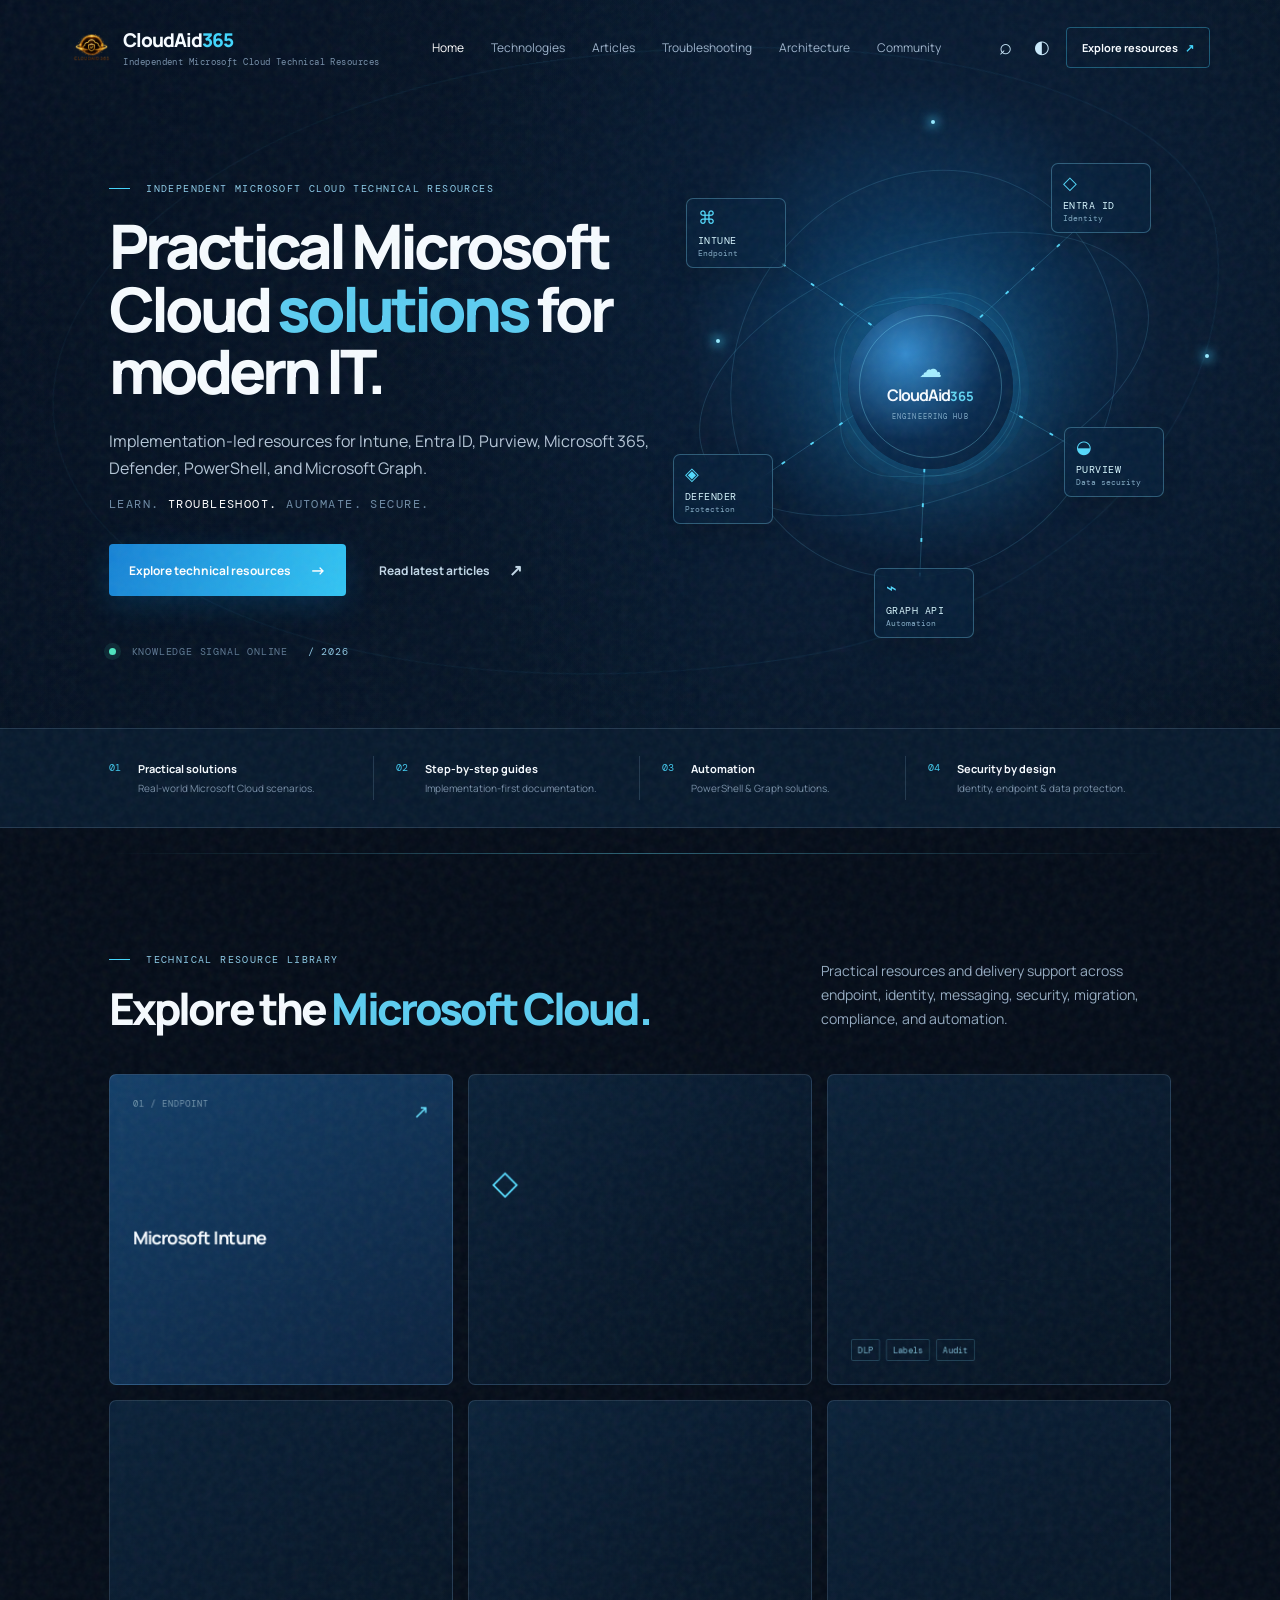
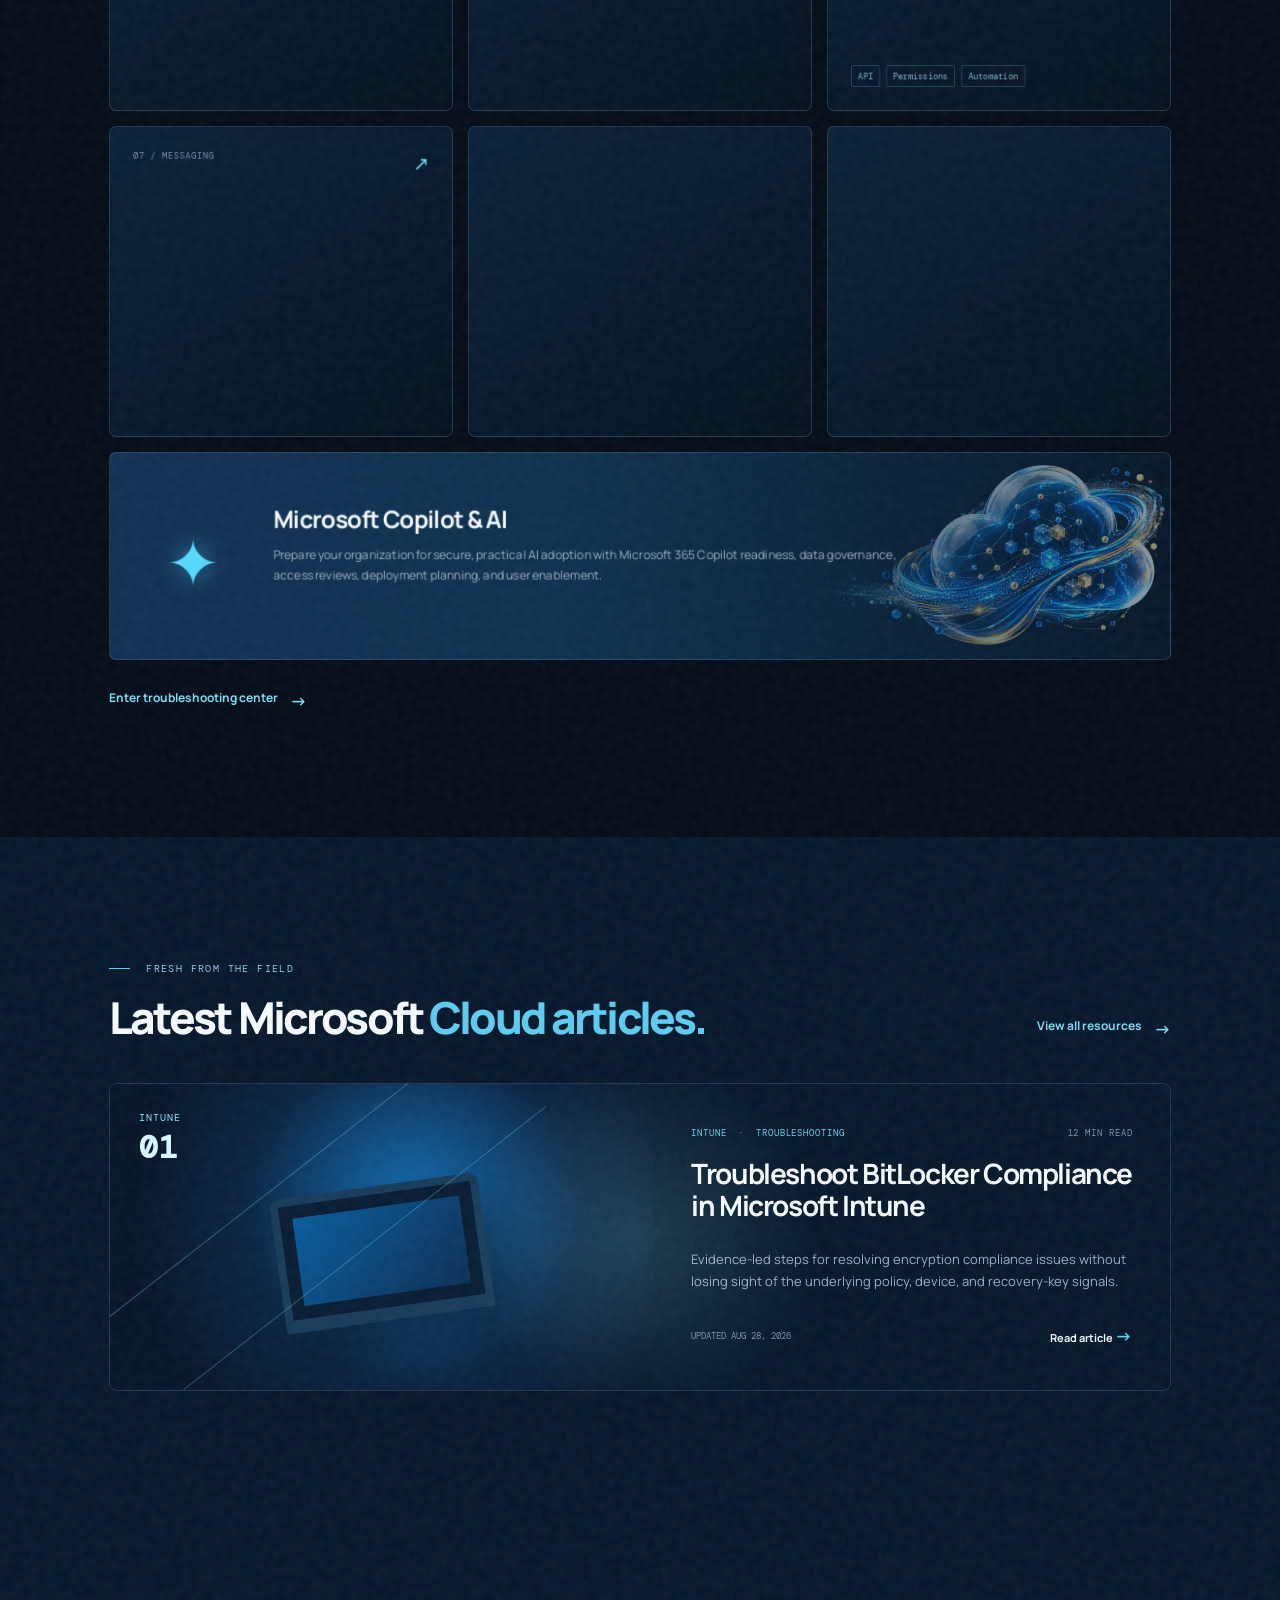
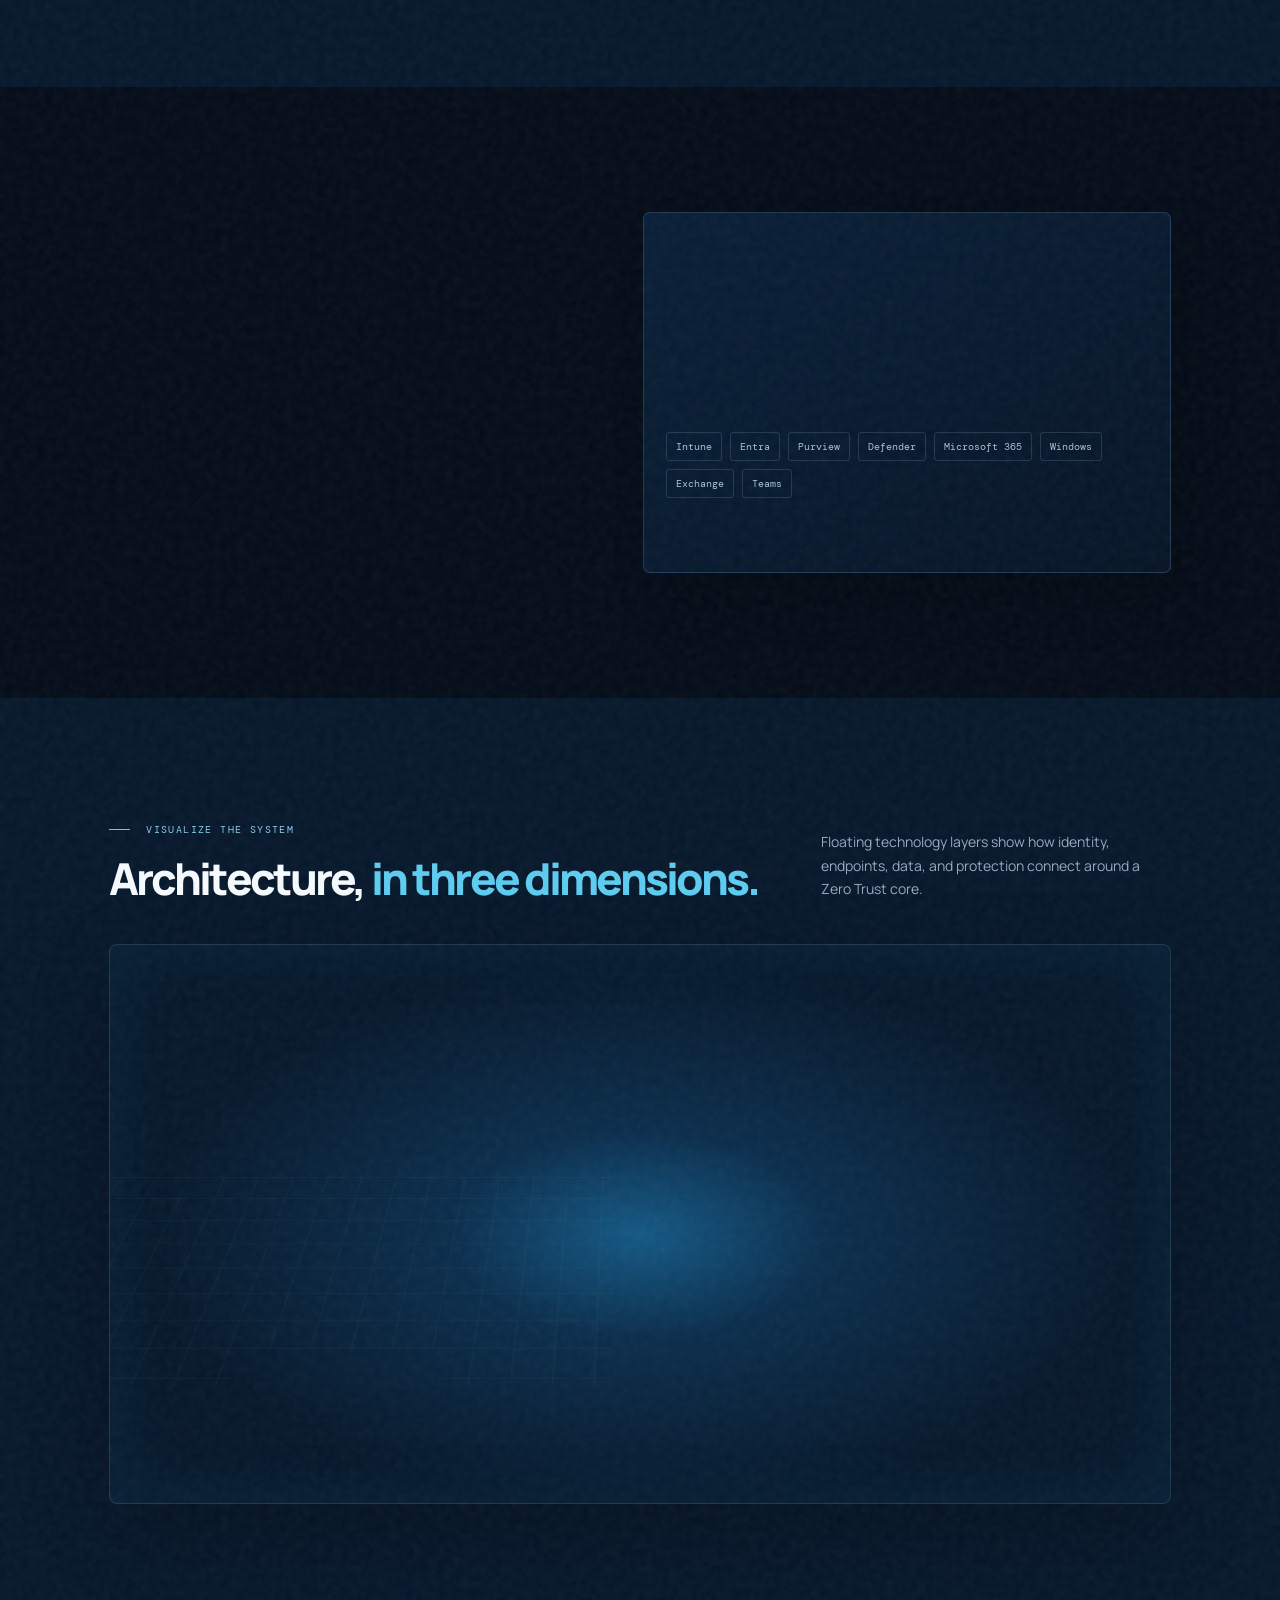
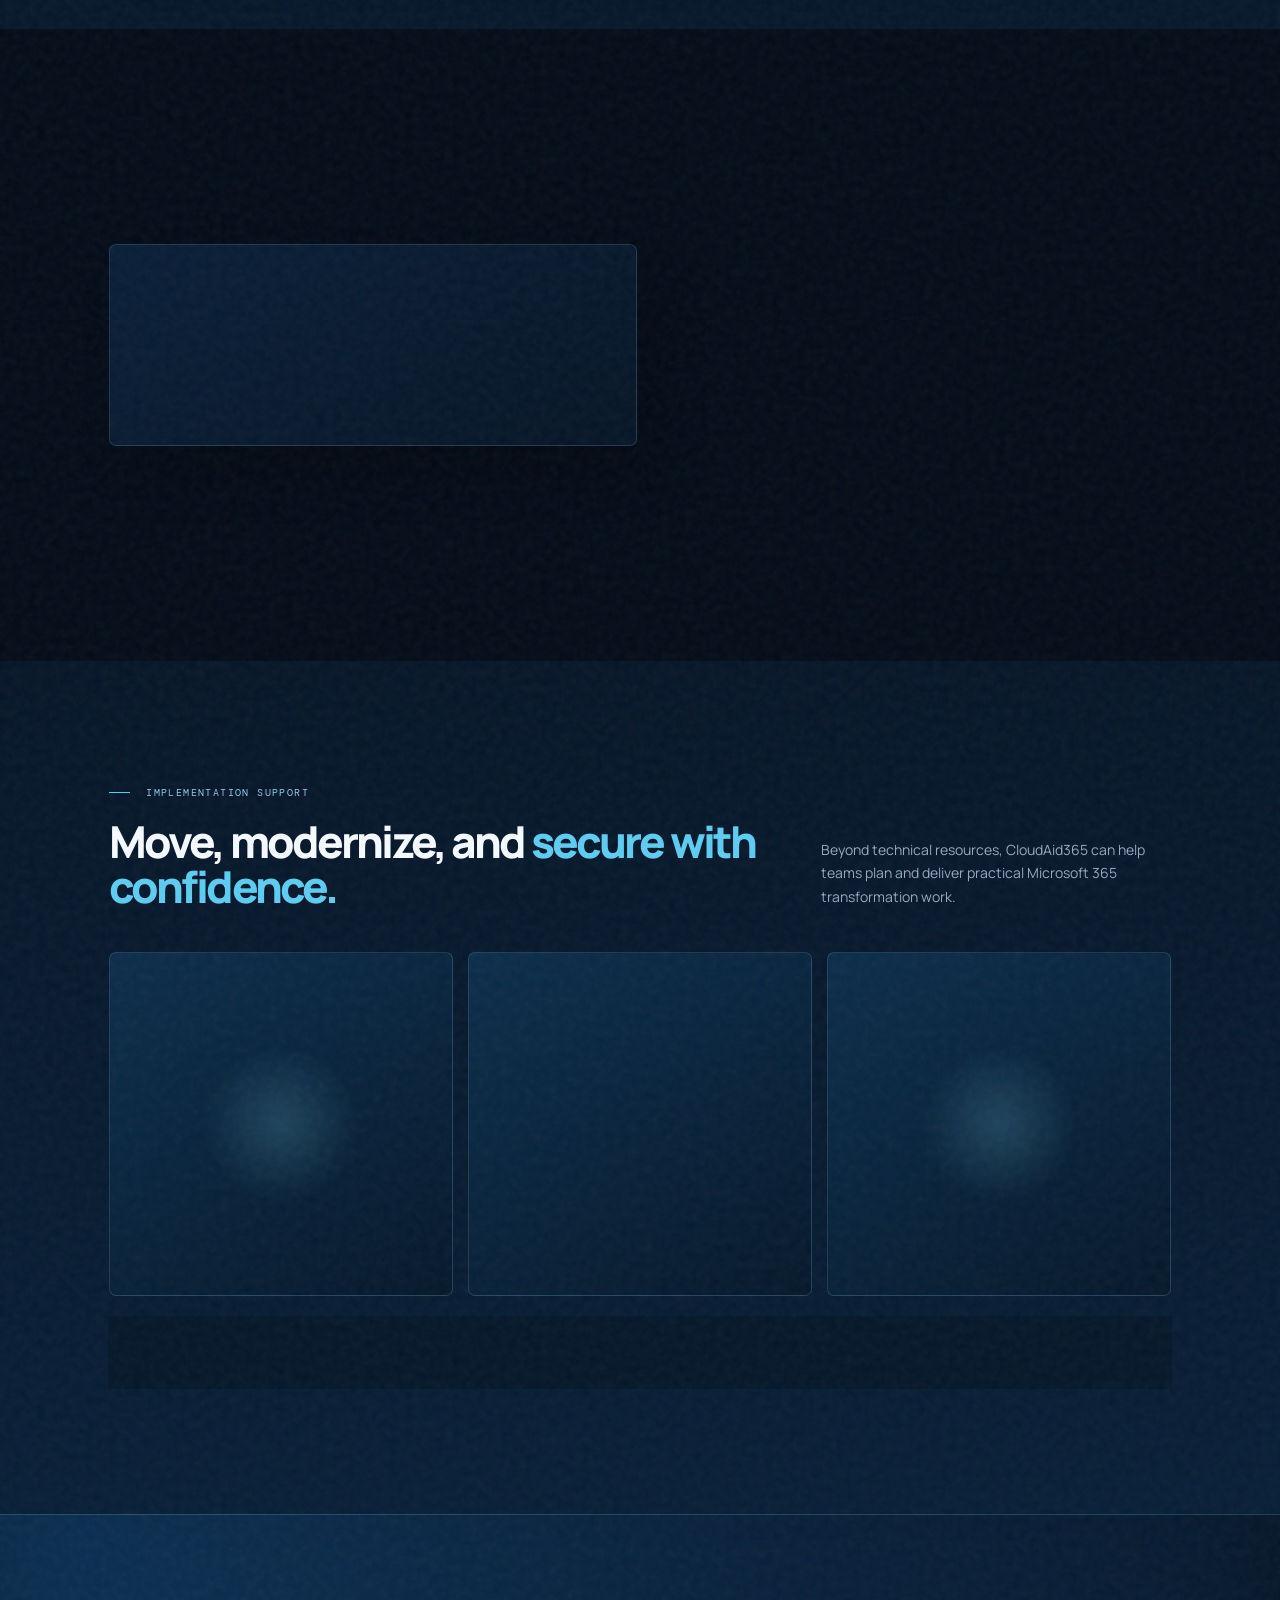
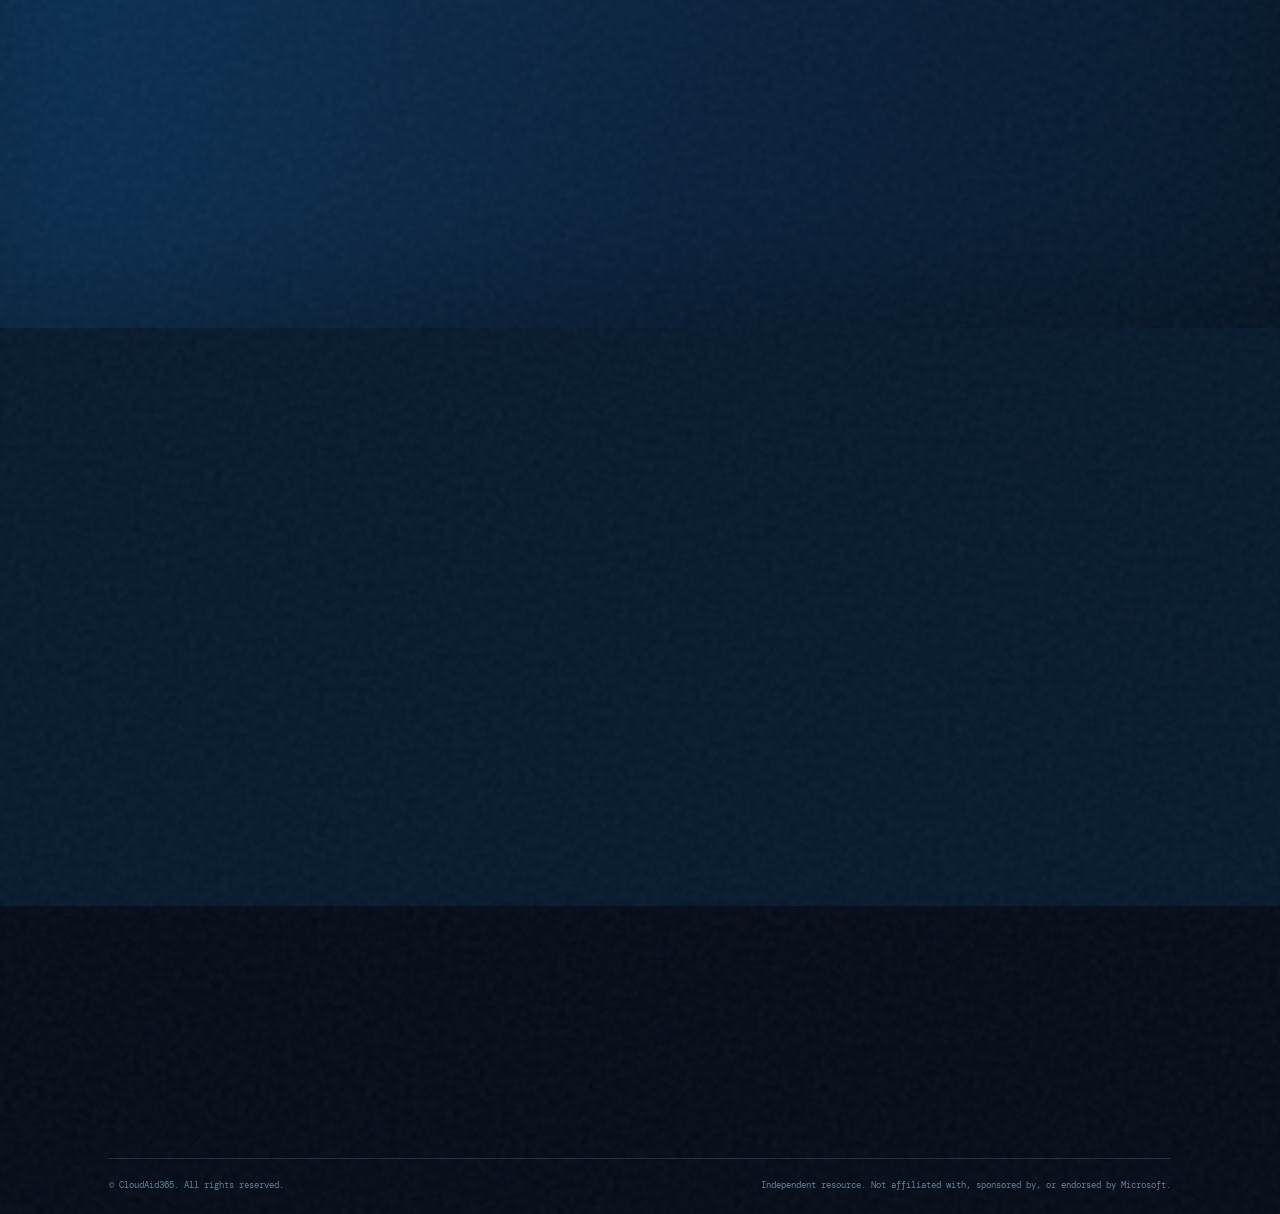
<file: index.html>
<!doctype html>
<html lang="en">
<head>
  <meta charset="UTF-8" />
  <meta name="viewport" content="width=device-width, initial-scale=1.0" />
  <meta name="description" content="CloudAid365 provides practical Microsoft Cloud technical resources covering Intune, Entra ID, Purview, Defender, PowerShell, Microsoft Graph, Microsoft 365 security, troubleshooting, automation, and implementation guides." />
  <meta name="theme-color" content="#040c18" />
  <title>CloudAid365 | Microsoft Cloud Technical Resources</title>
  <link rel="preconnect" href="https://fonts.googleapis.com" />
  <link rel="preconnect" href="https://fonts.gstatic.com" crossorigin />
  <link href="https://fonts.googleapis.com/css2?family=DM+Mono:wght@400;500&family=Manrope:wght@400;500;600;700;800&display=swap" rel="stylesheet" />
  <link rel="stylesheet" href="styles.css" />
  <style>
    .skip-link { background: #fff; color: #061223; left: 1rem; padding: .75rem 1rem; position: fixed; top: -4rem; z-index: 100; }
    .skip-link:focus { top: 1rem; }
    .overlay-result ul { list-style: none; margin: 1rem 0 0; padding: 0; }
    .overlay-result li + li { margin-top: .75rem; }
    .overlay-result a { color: #8de6ff; text-decoration: underline; }
  </style>
  <script type="application/ld+json">{"@context":"https://schema.org","@type":"Organization","name":"CloudAid365","url":"https://www.cloudaid365.com/","email":"info@cloudaid365.com","telephone":"+91 83840 32499","address":{"@type":"PostalAddress","addressLocality":"Gurgaon","addressRegion":"Haryana","addressCountry":"IN"},"sameAs":["https://www.linkedin.com/company/cloudaid365","https://x.com/Cloudaid365","https://github.com/cloudaid365"]}</script>
</head>
<body>
  <a class="skip-link" href="#main-content">Skip to main content</a>
  <canvas id="worldCanvas" aria-hidden="true"></canvas><div class="grain"></div>
  <header class="site-header" id="top">
    <a class="brand" href="#top" aria-label="CloudAid365 home"><span class="brand-mark"><i></i><i></i><i></i></span><span>CloudAid<em>365</em><small>Independent Microsoft Cloud Technical Resources</small></span></a>
    <button class="menu-button" aria-label="Open navigation" aria-expanded="false"><span></span><span></span></button>
    <nav class="nav" aria-label="Main navigation">
      <a class="active" href="#top">Home</a><a href="#technologies">Technologies</a><a href="#articles">Articles</a><a href="#troubleshoot">Troubleshooting</a><a href="#architecture">Architecture</a><a href="#community">Community</a>
    </nav>
    <div class="header-actions"><button class="icon-button search-trigger" aria-label="Search resources">⌕</button><button class="theme-button" aria-label="Toggle color theme">◐</button><a class="small-cta" href="#technologies">Explore resources <span>↗</span></a></div>
  </header>

  <main id="main-content">
    <section class="hero" aria-labelledby="hero-title">
      <div class="hero-copy"><p class="eyebrow"><span></span> Independent Microsoft Cloud Technical Resources</p><h1 id="hero-title">Practical Microsoft Cloud <span>solutions</span> for modern IT.</h1><p class="hero-description">Implementation-led resources for Intune, Entra ID, Purview, Microsoft 365, Defender, PowerShell, and Microsoft Graph.</p><p class="hero-mantra">Learn. <b>Troubleshoot.</b> Automate. Secure.</p><div class="hero-actions"><a class="button primary" href="#technologies">Explore technical resources <span>→</span></a><a class="button quiet" href="#articles">Read latest articles <span>↗</span></a></div><div class="signal"><span class="pulse"></span> Knowledge signal online <span class="mono">/ 2026</span></div></div>
      <div class="hero-visual" id="heroVisual" aria-label="CloudAid365 cloud technology map">
        <div class="orbital orbital-one"></div><div class="orbital orbital-two"></div><div class="star star-a"></div><div class="star star-b"></div><div class="star star-c"></div>
        <svg class="connections" viewBox="0 0 620 580" aria-hidden="true"><path d="M315 280 L140 160 M315 280 L484 125 M315 280 L499 385 M315 280 L123 410 M315 280 L305 515"/><path class="dash" d="M315 280 L140 160 M315 280 L484 125 M315 280 L499 385 M315 280 L123 410 M315 280 L305 515"/></svg>
        <div class="core"><span class="core-ray r1"></span><span class="core-ray r2"></span><div class="core-inner"><span class="cloud-icon">☁</span><strong>CloudAid</strong><b>365</b><small>ENGINEERING HUB</small></div></div>
        <div class="node node-intune"><span class="node-icon">⌘</span><b>INTUNE</b><small>Endpoint</small></div><div class="node node-entra"><span class="node-icon">◇</span><b>ENTRA ID</b><small>Identity</small></div><div class="node node-purview"><span class="node-icon">◒</span><b>PURVIEW</b><small>Data security</small></div><div class="node node-defender"><span class="node-icon">◈</span><b>DEFENDER</b><small>Protection</small></div><div class="node node-graph"><span class="node-icon">⌁</span><b>GRAPH API</b><small>Automation</small></div>
      </div>
    </section>
    <section class="trust-strip"><article><span>01</span><div><h2>Practical solutions</h2><p>Real-world Microsoft Cloud scenarios.</p></div></article><article><span>02</span><div><h2>Step-by-step guides</h2><p>Implementation-first documentation.</p></div></article><article><span>03</span><div><h2>Automation</h2><p>PowerShell &amp; Graph solutions.</p></div></article><article><span>04</span><div><h2>Security by design</h2><p>Identity, endpoint &amp; data protection.</p></div></article></section>

    <section class="section technologies" id="technologies"><div class="section-heading"><div><p class="eyebrow"><span></span> Technical resource library</p><h2>Explore the <em>Microsoft Cloud.</em></h2></div><p>Practical resources and delivery support across endpoint, identity, messaging, security, migration, compliance, and automation.</p></div><div class="tech-grid">
      <a href="#articles" class="tech-card featured"><div class="card-top"><span class="tech-number">01 / ENDPOINT</span><span class="card-arrow">↗</span></div><div class="tech-symbol">⌘</div><h3>Microsoft Intune</h3><p>Modern endpoint management from enrollment and Autopilot to applications, compliance, and Windows security.</p><div class="tags"><span>Autopilot</span><span>BitLocker</span><span>Win32</span></div></a>
      <a href="#articles" class="tech-card"><div class="card-top"><span class="tech-number">02 / IDENTITY</span><span class="card-arrow">↗</span></div><div class="tech-symbol">◇</div><h3>Microsoft Entra ID</h3><p>Identity and access management for authentication, SSO, Conditional Access, MFA, and Zero Trust.</p><div class="tags"><span>SSO</span><span>MFA</span><span>Conditional Access</span></div></a>
      <a href="#articles" class="tech-card"><div class="card-top"><span class="tech-number">03 / COMPLIANCE</span><span class="card-arrow">↗</span></div><div class="tech-symbol">◒</div><h3>Microsoft Purview</h3><p>Data protection, DLP, information protection, auditing, eDiscovery, and compliance governance.</p><div class="tags"><span>DLP</span><span>Labels</span><span>Audit</span></div></a>
      <a href="#articles" class="tech-card"><div class="card-top"><span class="tech-number">04 / SECURITY</span><span class="card-arrow">↗</span></div><div class="tech-symbol">◈</div><h3>Microsoft Defender</h3><p>Endpoint, identity, email, cloud, and incident protection across the Defender ecosystem.</p><div class="tags"><span>Threats</span><span>Incidents</span><span>Policies</span></div></a>
      <a href="#powershell" class="tech-card"><div class="card-top"><span class="tech-number">05 / AUTOMATION</span><span class="card-arrow">↗</span></div><div class="tech-symbol">›_</div><h3>PowerShell</h3><p>Reusable scripts for Microsoft Cloud administration, reporting, troubleshooting, and security.</p><div class="tags"><span>Reports</span><span>Scripts</span><span>Security</span></div></a>
      <a href="#architecture" class="tech-card"><div class="card-top"><span class="tech-number">06 / PLATFORM</span><span class="card-arrow">↗</span></div><div class="tech-symbol">⌁</div><h3>Microsoft Graph</h3><p>Automate Microsoft 365, Intune, Entra ID, and security administration with the Graph API.</p><div class="tags"><span>API</span><span>Permissions</span><span>Automation</span></div></a>
      <a href="#services" class="tech-card"><div class="card-top"><span class="tech-number">07 / MESSAGING</span><span class="card-arrow">↗</span></div><div class="tech-symbol">✉</div><h3>Mailbox &amp; Exchange</h3><p>Exchange Online design, mailbox migrations, mail flow, coexistence, email security, and collaboration readiness.</p><div class="tags"><span>Exchange Online</span><span>Mail Flow</span><span>Hybrid</span></div></a>
      <a href="#services" class="tech-card"><div class="card-top"><span class="tech-number">08 / MODERNIZATION</span><span class="card-arrow">↗</span></div><div class="tech-symbol">⇄</div><h3>Migration Services</h3><p>Move mailboxes, Google Drive, file shares, and collaboration content to Microsoft 365 with a clear adoption plan.</p><div class="tags"><span>Google Drive</span><span>SharePoint</span><span>OneDrive</span></div></a>
      <a href="#services" class="tech-card"><div class="card-top"><span class="tech-number">09 / CONSULTING</span><span class="card-arrow">↗</span></div><div class="tech-symbol">◉</div><h3>Security Consulting</h3><p>Security strategy and deployment for Microsoft Defender, Sentinel, Zero Trust, cloud, email, endpoint, and data protection.</p><div class="tags"><span>Defender</span><span>Sentinel</span><span>Zero Trust</span></div></a>
      <a href="#services" class="tech-card ai-card"><div class="card-top"><span class="tech-number">10 / AI ENABLEMENT</span><span class="card-arrow">↗</span></div><div class="ai-card-copy"><div class="tech-symbol">✦</div><div><h3>Microsoft Copilot &amp; AI</h3><p>Prepare your organization for secure, practical AI adoption with Microsoft 365 Copilot readiness, data governance, access reviews, deployment planning, and user enablement.</p><div class="tags"><span>Copilot Readiness</span><span>AI Governance</span><span>Adoption</span><span>Data Security</span></div></div></div></a>
    </div><a class="all-link" href="#troubleshoot">Enter troubleshooting center <span>→</span></a></section>

    <section class="section articles-section" id="articles"><div class="section-heading"><div><p class="eyebrow"><span></span> Fresh from the field</p><h2>Latest Microsoft <em>Cloud articles.</em></h2></div><a class="text-link" href="#articles">View all resources <span>→</span></a></div><div class="article-feature"><div class="article-graphic"><span>INTUNE<br/><b>01</b></span><div class="device"><div></div></div><i></i><i></i></div><article><p class="article-meta">INTUNE &nbsp;·&nbsp; TROUBLESHOOTING <span>12 MIN READ</span></p><h3>Troubleshoot BitLocker Compliance in Microsoft Intune</h3><p>Evidence-led steps for resolving encryption compliance issues without losing sight of the underlying policy, device, and recovery-key signals.</p><div class="article-footer"><span>UPDATED AUG 28, 2026</span><a href="#troubleshoot">Read article <b>→</b></a></div></article></div><div class="article-list">
      <article><p>SHAREPOINT · CASE STUDY</p><a href="secure-external-sharing-sharepoint.html"><h3>Designing Secure External Document Sharing in SharePoint Online</h3></a><span>7 MIN READ <b>→</b></span></article><article><p>EXCHANGE · IMPLEMENTATION</p><a href="organization-wide-email-signature.html"><h3>Implementing Organization-Wide Email Signature Using Mail Flow Rules</h3></a><span>6 MIN READ <b>→</b></span></article><article><p>TEAMS · ARCHITECTURE</p><a href="teams-exchange-coexistence.html"><h3>Deploying Teams and Exchange Online Without Migrating Mailboxes</h3></a><span>9 MIN READ <b>→</b></span></article></div></section>

    <section class="section split-section" id="troubleshoot"><div class="trouble-copy"><p class="eyebrow"><span></span> Diagnostic workspace</p><h2>Start with the problem.<br/><em>Follow the evidence.</em></h2><p>Get clear pathways through familiar Microsoft Cloud issues, organized by product and the signals that matter.</p><a class="button primary" href="#contact">Open troubleshooting center <span>→</span></a></div><div class="diagnostic"><div class="terminal-top"><span></span><span></span><span></span><b>cloud-aid / diagnostic</b></div><p class="terminal-prompt">What are you troubleshooting?</p><div class="search-box"><span>⌕</span><input id="resourceSearch" placeholder="e.g. Intune device not syncing" /><button aria-label="Search">→</button></div><div class="filter-label">EXPLORE BY PRODUCT</div><div class="filters"><button>Intune</button><button>Entra</button><button>Purview</button><button>Defender</button><button>Microsoft 365</button><button>Windows</button><button>Exchange</button><button>Teams</button></div><div class="diagnostic-result" id="searchResult">Select a product or enter a problem to begin.</div></div></section>

    <section class="section architecture" id="architecture"><div class="section-heading"><div><p class="eyebrow"><span></span> Visualize the system</p><h2>Architecture, <em>in three dimensions.</em></h2></div><p>Floating technology layers show how identity, endpoints, data, and protection connect around a Zero Trust core.</p></div><div class="architecture-map spatial-orbit"><div class="map-grid"></div><div class="depth-glow"></div><div class="orbit-ring ring-one"></div><div class="orbit-ring ring-two"></div><div class="orbit-ring ring-three"></div><svg class="orbit-links" viewBox="0 0 1000 490" preserveAspectRatio="none" aria-hidden="true"><path d="M500 250 L230 120 M500 250 L770 120 M500 250 L230 370 M500 250 L770 370"/></svg><div class="core-sphere"><span>ZERO</span><b>TRUST</b><small>VERIFY EXPLICITLY</small></div><div class="floating-pod pod-entra"><div class="pod-icon">◇</div><div><span>IDENTITY PLANE</span><b>Microsoft Entra ID</b></div></div><div class="floating-pod pod-intune"><div class="pod-icon">⌘</div><div><span>ENDPOINT PLANE</span><b>Microsoft Intune</b></div></div><div class="floating-pod pod-defender"><div class="pod-icon">◈</div><div><span>SECURITY SIGNALS</span><b>Microsoft Defender</b></div></div><div class="floating-pod pod-purview"><div class="pod-icon">◒</div><div><span>DATA GOVERNANCE</span><b>Microsoft Purview</b></div></div><i class="orbit-particle particle-a"></i><i class="orbit-particle particle-b"></i><i class="orbit-particle particle-c"></i><i class="orbit-particle particle-d"></i><div class="orbit-legend"><span>● LIVE ARCHITECTURE MAP</span><b>Drag to explore technology layers</b></div><button class="map-expand" aria-label="Expand architecture map">⛶</button></div></section>

    <section class="section powershell" id="powershell"><div class="code-window"><div class="terminal-top"><span></span><span></span><span></span><b>scripts / device-inventory.ps1</b></div><code><i>01</i> <b>Connect-MgGraph</b> -Scopes <em>"Device.Read.All"</em><br/><i>02</i> <b>Get-MgDeviceManagementManagedDevice</b><br/><i>03</i> &nbsp;&nbsp;| <b>Select-Object</b> DeviceName, ComplianceState<br/><i>04</i> &nbsp;&nbsp;| <b>Export-Csv</b> <em>"./inventory.csv"</em></code><div class="script-run"><span>●</span> Output ready: 248 managed devices</div></div><div class="powershell-copy"><p class="eyebrow"><span></span> Script library</p><h2>PowerShell for <em>Microsoft Cloud.</em></h2><p>Automate repetitive administrative work with practical scripts designed to explain their requirements, permissions, use, and output.</p><ul><li>Microsoft Graph automation</li><li>Intune reporting and management</li><li>Security and troubleshooting tools</li></ul><a class="text-link" href="https://github.com/cloudaid365" target="_blank" rel="noreferrer">Explore on GitHub <span>↗</span></a></div></section>

    <section class="section delivery" id="services"><div class="section-heading"><div><p class="eyebrow"><span></span> Implementation support</p><h2>Move, modernize, and <em>secure with confidence.</em></h2></div><p>Beyond technical resources, CloudAid365 can help teams plan and deliver practical Microsoft 365 transformation work.</p></div><div class="delivery-grid"><article><div class="delivery-icon">↗</div><p class="article-meta">MIGRATION</p><h3>Mailbox migration</h3><p>Plan and execute mailbox migrations to Exchange Online with coexistence design, pilot waves, cutover planning, and post-migration validation.</p><ul><li>Exchange hybrid and staged migration</li><li>Mail flow and DNS readiness</li><li>Coexistence and user adoption</li></ul></article><article><div class="delivery-icon">⌁</div><p class="article-meta">CONTENT MODERNIZATION</p><h3>Drive &amp; file migration</h3><p>Move Google Drive, file shares, and collaboration content into SharePoint Online and OneDrive with a practical information architecture.</p><ul><li>Discovery and migration planning</li><li>Permissions and sharing design</li><li>SharePoint and OneDrive adoption</li></ul></article><article><div class="delivery-icon">◈</div><p class="article-meta">SECURITY DEPLOYMENT</p><h3>Microsoft 365 security</h3><p>Strengthen identity, endpoints, data, and collaboration workloads with security deployments that go far beyond Entra, Intune, and Purview.</p><ul><li>Defender, Conditional Access &amp; Zero Trust</li><li>Email, endpoint, and cloud protection</li><li>Security baselines, DLP, and monitoring</li></ul></article></div><div class="delivery-note"><span>IN SCOPE</span> Microsoft 365 · Exchange Online · Microsoft Teams · SharePoint Online · OneDrive · Microsoft Defender · Microsoft Sentinel · Power Platform · Windows · Identity, data, and endpoint security <a href="#contact">Discuss your environment →</a></div></section>
    <section class="community" id="community"><div><p class="eyebrow"><span></span> Built to be shared</p><h2>Learn. Share.<br/><em>Contribute.</em></h2><p>CloudAid365 is built around practical Microsoft Cloud knowledge and the community that moves it forward.</p></div><div class="community-links"><a href="https://github.com/cloudaid365" target="_blank" rel="noreferrer"><b>GH</b><span>Open source &amp; automation</span><i>↗</i></a><a href="https://www.linkedin.com/company/cloudaid365" target="_blank" rel="noreferrer"><b>in</b><span>Implementation insights</span><i>↗</i></a><a href="https://x.com/Cloudaid365" target="_blank" rel="noreferrer"><b>𝕏</b><span>Technical notes &amp; updates</span><i>↗</i></a></div></section>
    <section class="contact" id="contact"><div><p class="eyebrow"><span></span> Get in touch</p><h2>Let’s solve the<br/><em>next challenge.</em></h2><p>Have a technical question, collaboration opportunity, contribution, or feedback? Reach out.</p><a class="contact-email" href="mailto:info@cloudaid365.com">info@cloudaid365.com <span>↗</span></a></div><form id="contactForm"><label>Name<input name="name" required autocomplete="name" placeholder="Your name" /></label><label>Email<input name="email" type="email" required autocomplete="email" placeholder="you@company.com" /></label><label>Subject<input name="subject" required placeholder="How can we help?" /></label><label>Message<textarea name="message" required placeholder="Tell us a little more..."></textarea></label><button class="button primary" type="submit">Email CloudAid365 <span>→</span></button><p class="form-status" aria-live="polite"></p></form></section>
  </main>
  <footer><div class="footer-brand"><a class="brand" href="#top"><span class="brand-mark"><i></i><i></i><i></i></span><span>CloudAid<em>365</em></span></a><p>Independent Microsoft Cloud Technical Resources</p><small>Gurgaon, Haryana, India</small></div><div><h3>Technologies</h3><a href="#technologies">Intune</a><a href="#technologies">Entra ID</a><a href="#technologies">Purview</a><a href="#powershell">PowerShell</a></div><div><h3>Resources</h3><a href="#articles">Articles</a><a href="#troubleshoot">Troubleshooting</a><a href="#architecture">Architecture</a><a href="#powershell">Scripts</a></div><div><h3>Community</h3><a href="https://github.com/cloudaid365">GitHub</a><a href="https://www.linkedin.com/company/cloudaid365">LinkedIn</a><a href="https://x.com/Cloudaid365">X / Twitter</a></div><div class="legal"><span>© CloudAid365. All rights reserved.</span><span>Independent resource. Not affiliated with, sponsored by, or endorsed by Microsoft.</span></div></footer>
  <div class="search-overlay" aria-hidden="true"><button class="search-close" aria-label="Close search">×</button><div><p class="eyebrow"><span></span> Search resources</p><input id="overlaySearch" placeholder="Try “BitLocker compliance”" /><p class="overlay-result">Start typing to search CloudAid365 resources.</p></div></div>
  <script src="script.js?v=20260901"></script>
</body>
</html>
</file>
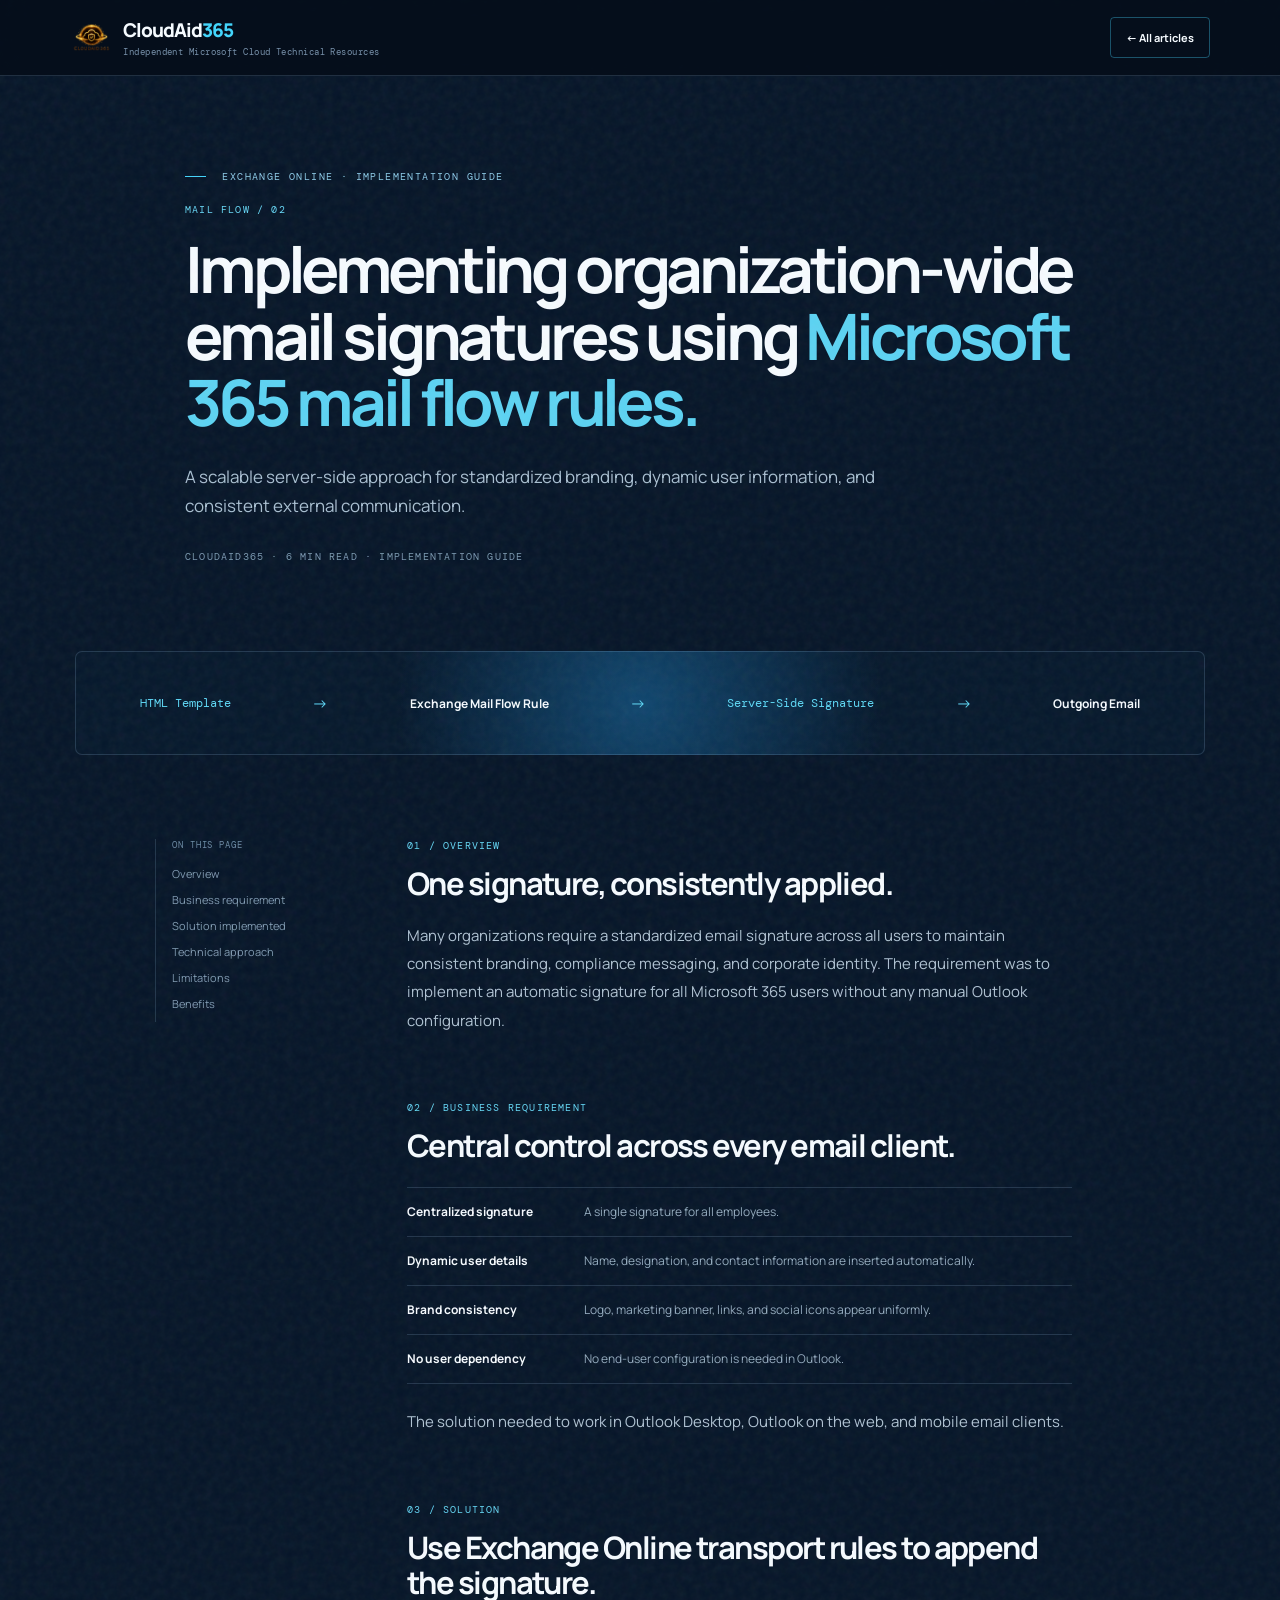
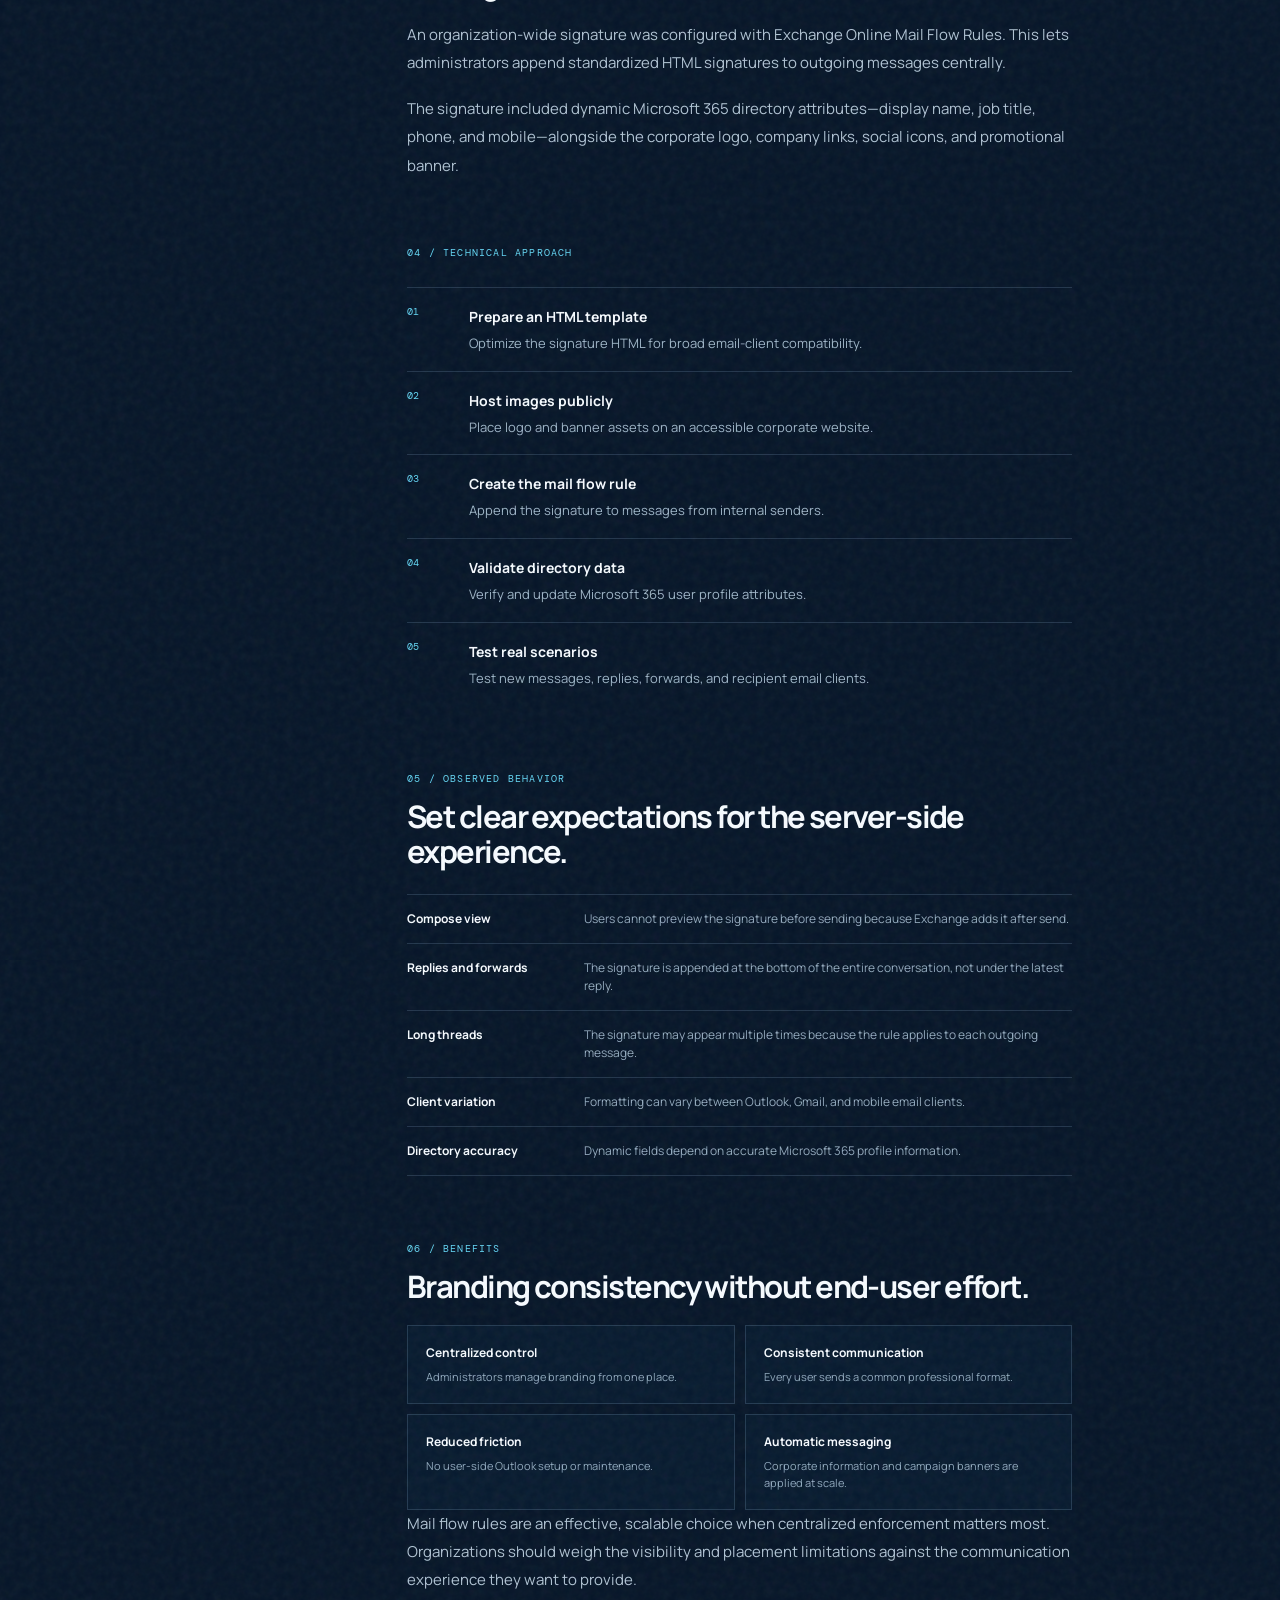
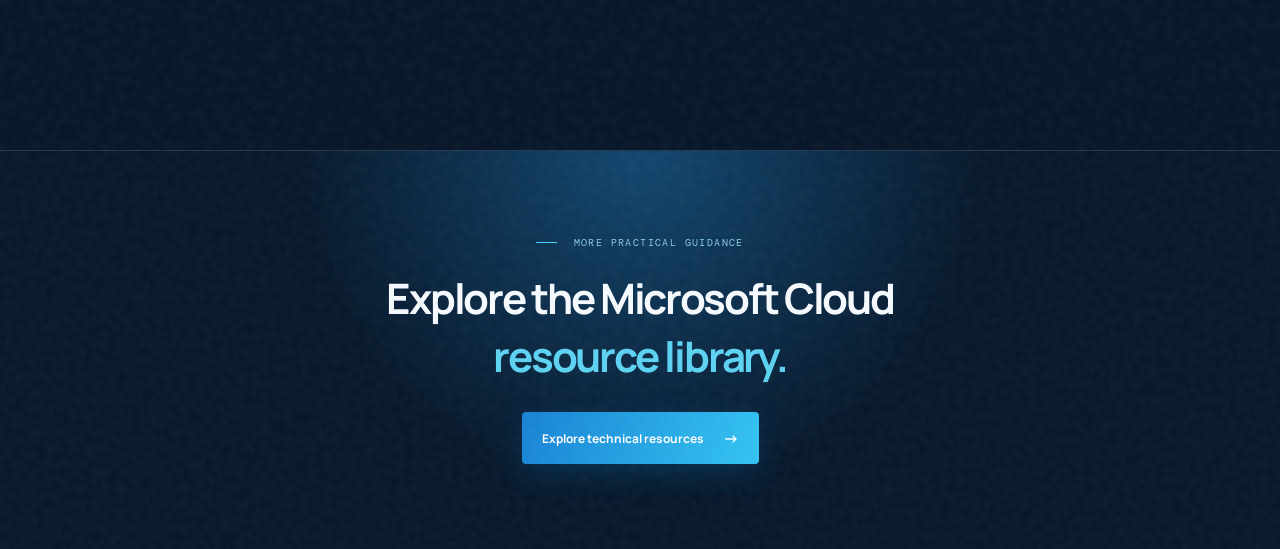
<file: organization-wide-email-signature.html>
<!doctype html><html lang="en"><head><meta charset="UTF-8"><meta name="viewport" content="width=device-width,initial-scale=1.0"><meta name="description" content="A practical CloudAid365 guide to organization-wide email signatures using Exchange Online mail flow rules."><title>Organization-Wide Email Signature | CloudAid365</title><link rel="preconnect" href="https://fonts.googleapis.com"><link rel="preconnect" href="https://fonts.gstatic.com" crossorigin><link href="https://fonts.googleapis.com/css2?family=DM+Mono:wght@400;500&family=Manrope:wght@400;500;600;700;800&display=swap" rel="stylesheet"><link rel="stylesheet" href="styles.css"></head><body><div class="grain"></div><header class="site-header scrolled article-header"><a class="brand" href="index.html"><span class="brand-mark"><i></i><i></i><i></i></span><span>CloudAid<em>365</em><small>Independent Microsoft Cloud Technical Resources</small></span></a><a class="small-cta" href="index.html#articles">← All articles</a></header><main class="article-page"><section class="article-hero"><p class="eyebrow"><span></span> Exchange Online · Implementation Guide</p><p class="article-kicker">MAIL FLOW / 02</p><h1>Implementing organization-wide email signatures using <em>Microsoft 365 mail flow rules.</em></h1><p class="article-deck">A scalable server-side approach for standardized branding, dynamic user information, and consistent external communication.</p><p class="article-meta-line">CLOUDAID365 · 6 MIN READ · IMPLEMENTATION GUIDE</p></section><section class="article-banner signature-banner"><span>HTML Template</span><i>→</i><b>Exchange Mail Flow Rule</b><i>→</i><span>Server-Side Signature</span><i>→</i><b>Outgoing Email</b></section><div class="article-layout"><aside class="article-toc"><p>ON THIS PAGE</p><a href="#overview">Overview</a><a href="#requirements">Business requirement</a><a href="#solution">Solution implemented</a><a href="#technical">Technical approach</a><a href="#limitations">Limitations</a><a href="#benefits">Benefits</a></aside><article class="article-content"><section id="overview"><p class="section-label">01 / OVERVIEW</p><h2>One signature, consistently applied.</h2><p>Many organizations require a standardized email signature across all users to maintain consistent branding, compliance messaging, and corporate identity. The requirement was to implement an automatic signature for all Microsoft 365 users without any manual Outlook configuration.</p></section><section id="requirements"><p class="section-label">02 / BUSINESS REQUIREMENT</p><h2>Central control across every email client.</h2><div class="insight-list"><div><b>Centralized signature</b><span>A single signature for all employees.</span></div><div><b>Dynamic user details</b><span>Name, designation, and contact information are inserted automatically.</span></div><div><b>Brand consistency</b><span>Logo, marketing banner, links, and social icons appear uniformly.</span></div><div><b>No user dependency</b><span>No end-user configuration is needed in Outlook.</span></div></div><p>The solution needed to work in Outlook Desktop, Outlook on the web, and mobile email clients.</p></section><section id="solution"><p class="section-label">03 / SOLUTION</p><h2>Use Exchange Online transport rules to append the signature.</h2><p>An organization-wide signature was configured with Exchange Online Mail Flow Rules. This lets administrators append standardized HTML signatures to outgoing messages centrally.</p><p>The signature included dynamic Microsoft 365 directory attributes—display name, job title, phone, and mobile—alongside the corporate logo, company links, social icons, and promotional banner.</p></section><section id="technical"><p class="section-label">04 / TECHNICAL APPROACH</p><ol class="implementation-steps"><li><span>01</span><div><b>Prepare an HTML template</b><p>Optimize the signature HTML for broad email-client compatibility.</p></div></li><li><span>02</span><div><b>Host images publicly</b><p>Place logo and banner assets on an accessible corporate website.</p></div></li><li><span>03</span><div><b>Create the mail flow rule</b><p>Append the signature to messages from internal senders.</p></div></li><li><span>04</span><div><b>Validate directory data</b><p>Verify and update Microsoft 365 user profile attributes.</p></div></li><li><span>05</span><div><b>Test real scenarios</b><p>Test new messages, replies, forwards, and recipient email clients.</p></div></li></ol></section><section id="limitations"><p class="section-label">05 / OBSERVED BEHAVIOR</p><h2>Set clear expectations for the server-side experience.</h2><div class="insight-list"><div><b>Compose view</b><span>Users cannot preview the signature before sending because Exchange adds it after send.</span></div><div><b>Replies and forwards</b><span>The signature is appended at the bottom of the entire conversation, not under the latest reply.</span></div><div><b>Long threads</b><span>The signature may appear multiple times because the rule applies to each outgoing message.</span></div><div><b>Client variation</b><span>Formatting can vary between Outlook, Gmail, and mobile email clients.</span></div><div><b>Directory accuracy</b><span>Dynamic fields depend on accurate Microsoft 365 profile information.</span></div></div></section><section id="benefits"><p class="section-label">06 / BENEFITS</p><h2>Branding consistency without end-user effort.</h2><div class="outcome-grid"><div><b>Centralized control</b><p>Administrators manage branding from one place.</p></div><div><b>Consistent communication</b><p>Every user sends a common professional format.</p></div><div><b>Reduced friction</b><p>No user-side Outlook setup or maintenance.</p></div><div><b>Automatic messaging</b><p>Corporate information and campaign banners are applied at scale.</p></div></div><p>Mail flow rules are an effective, scalable choice when centralized enforcement matters most. Organizations should weigh the visibility and placement limitations against the communication experience they want to provide.</p></section></article></div><section class="article-cta"><p class="eyebrow"><span></span> More practical guidance</p><h2>Explore the Microsoft Cloud <em>resource library.</em></h2><a class="button primary" href="index.html#articles">Explore technical resources <span>→</span></a></section></main></body></html>
</file>
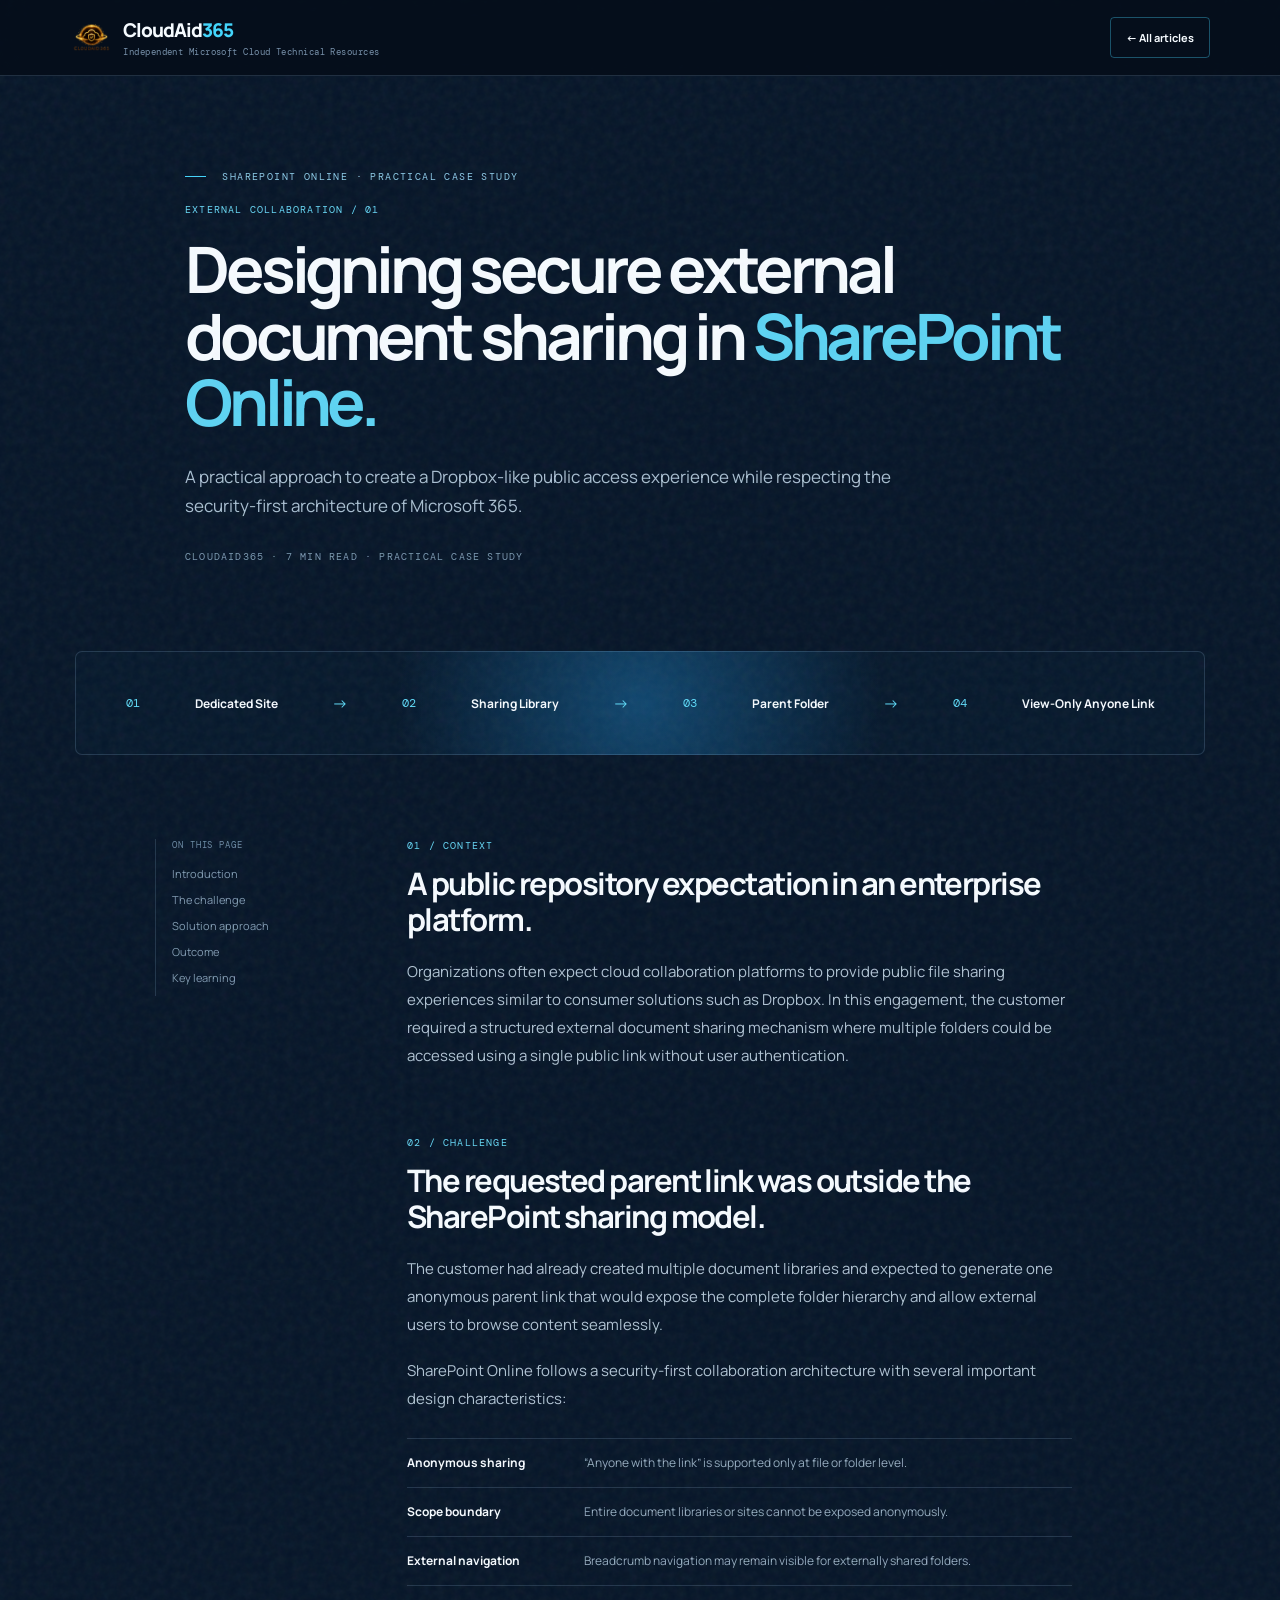
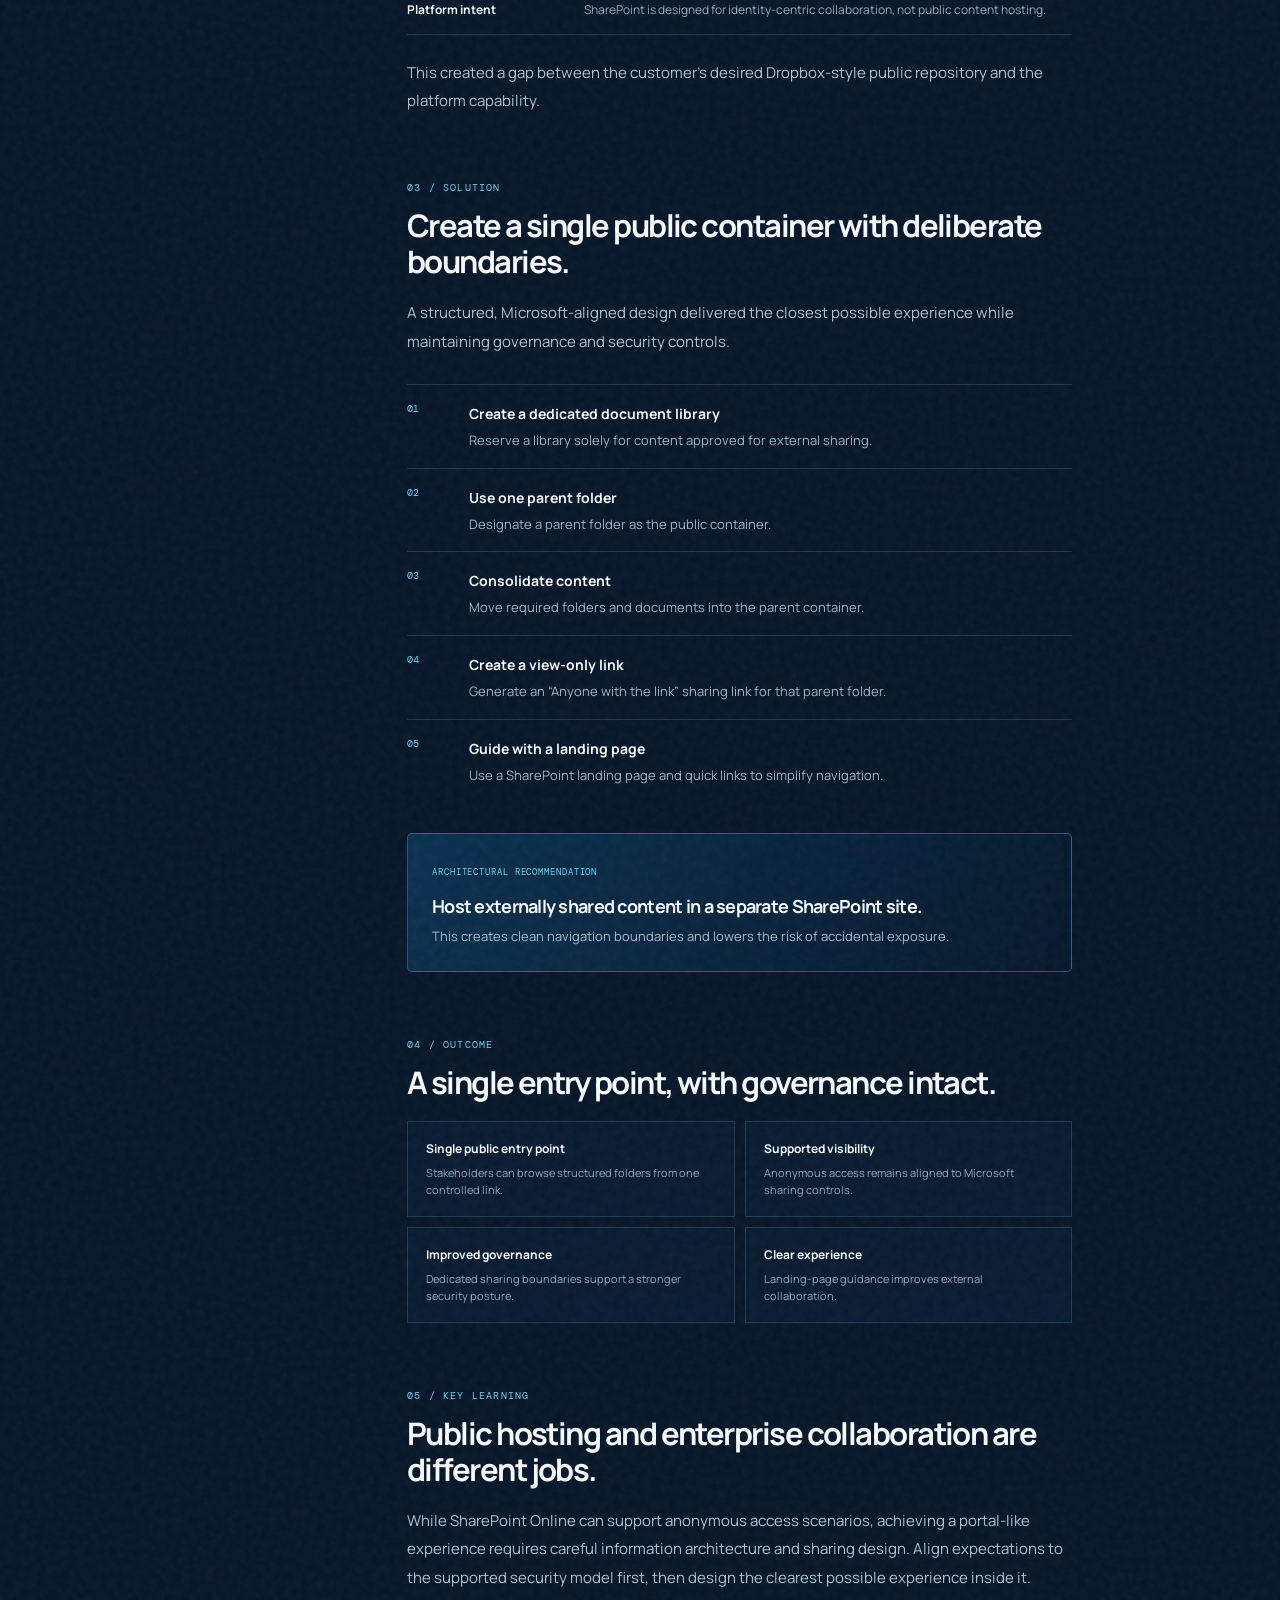
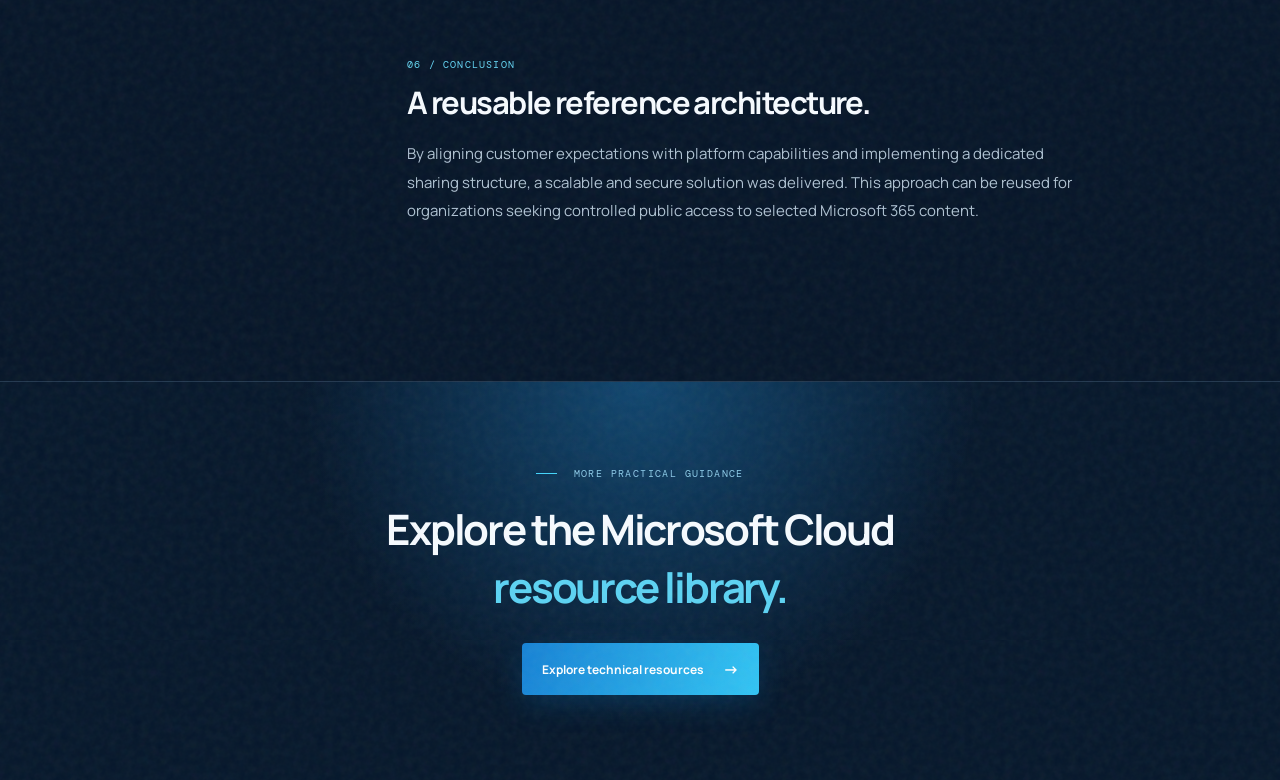
<file: secure-external-sharing-sharepoint.html>
<!doctype html><html lang="en"><head><meta charset="UTF-8"><meta name="viewport" content="width=device-width,initial-scale=1.0"><meta name="description" content="A CloudAid365 case study on secure external document sharing in SharePoint Online."><title>Secure External Sharing in SharePoint Online | CloudAid365</title><link rel="preconnect" href="https://fonts.googleapis.com"><link rel="preconnect" href="https://fonts.gstatic.com" crossorigin><link href="https://fonts.googleapis.com/css2?family=DM+Mono:wght@400;500&family=Manrope:wght@400;500;600;700;800&display=swap" rel="stylesheet"><link rel="stylesheet" href="styles.css"></head><body><div class="grain"></div><header class="site-header scrolled article-header"><a class="brand" href="index.html"><span class="brand-mark"><i></i><i></i><i></i></span><span>CloudAid<em>365</em><small>Independent Microsoft Cloud Technical Resources</small></span></a><a class="small-cta" href="index.html#articles">← All articles</a></header><main class="article-page"><section class="article-hero"><p class="eyebrow"><span></span> SharePoint Online · Practical Case Study</p><p class="article-kicker">EXTERNAL COLLABORATION / 01</p><h1>Designing secure external document sharing in <em>SharePoint Online.</em></h1><p class="article-deck">A practical approach to create a Dropbox-like public access experience while respecting the security-first architecture of Microsoft 365.</p><p class="article-meta-line">CLOUDAID365 · 7 MIN READ · PRACTICAL CASE STUDY</p></section><section class="article-banner"><span>01</span><b>Dedicated Site</b><i>→</i><span>02</span><b>Sharing Library</b><i>→</i><span>03</span><b>Parent Folder</b><i>→</i><span>04</span><b>View-Only Anyone Link</b></section><div class="article-layout"><aside class="article-toc"><p>ON THIS PAGE</p><a href="#context">Introduction</a><a href="#challenge">The challenge</a><a href="#solution">Solution approach</a><a href="#outcome">Outcome</a><a href="#learning">Key learning</a></aside><article class="article-content"><section id="context"><p class="section-label">01 / CONTEXT</p><h2>A public repository expectation in an enterprise platform.</h2><p>Organizations often expect cloud collaboration platforms to provide public file sharing experiences similar to consumer solutions such as Dropbox. In this engagement, the customer required a structured external document sharing mechanism where multiple folders could be accessed using a single public link without user authentication.</p></section><section id="challenge"><p class="section-label">02 / CHALLENGE</p><h2>The requested parent link was outside the SharePoint sharing model.</h2><p>The customer had already created multiple document libraries and expected to generate one anonymous parent link that would expose the complete folder hierarchy and allow external users to browse content seamlessly.</p><p>SharePoint Online follows a security-first collaboration architecture with several important design characteristics:</p><div class="insight-list"><div><b>Anonymous sharing</b><span>“Anyone with the link” is supported only at file or folder level.</span></div><div><b>Scope boundary</b><span>Entire document libraries or sites cannot be exposed anonymously.</span></div><div><b>External navigation</b><span>Breadcrumb navigation may remain visible for externally shared folders.</span></div><div><b>Platform intent</b><span>SharePoint is designed for identity-centric collaboration, not public content hosting.</span></div></div><p>This created a gap between the customer’s desired Dropbox-style public repository and the platform capability.</p></section><section id="solution"><p class="section-label">03 / SOLUTION</p><h2>Create a single public container with deliberate boundaries.</h2><p>A structured, Microsoft-aligned design delivered the closest possible experience while maintaining governance and security controls.</p><ol class="implementation-steps"><li><span>01</span><div><b>Create a dedicated document library</b><p>Reserve a library solely for content approved for external sharing.</p></div></li><li><span>02</span><div><b>Use one parent folder</b><p>Designate a parent folder as the public container.</p></div></li><li><span>03</span><div><b>Consolidate content</b><p>Move required folders and documents into the parent container.</p></div></li><li><span>04</span><div><b>Create a view-only link</b><p>Generate an “Anyone with the link” sharing link for that parent folder.</p></div></li><li><span>05</span><div><b>Guide with a landing page</b><p>Use a SharePoint landing page and quick links to simplify navigation.</p></div></li></ol><div class="recommendation"><span>ARCHITECTURAL RECOMMENDATION</span><h3>Host externally shared content in a separate SharePoint site.</h3><p>This creates clean navigation boundaries and lowers the risk of accidental exposure.</p></div></section><section id="outcome"><p class="section-label">04 / OUTCOME</p><h2>A single entry point, with governance intact.</h2><div class="outcome-grid"><div><b>Single public entry point</b><p>Stakeholders can browse structured folders from one controlled link.</p></div><div><b>Supported visibility</b><p>Anonymous access remains aligned to Microsoft sharing controls.</p></div><div><b>Improved governance</b><p>Dedicated sharing boundaries support a stronger security posture.</p></div><div><b>Clear experience</b><p>Landing-page guidance improves external collaboration.</p></div></div></section><section id="learning"><p class="section-label">05 / KEY LEARNING</p><h2>Public hosting and enterprise collaboration are different jobs.</h2><p>While SharePoint Online can support anonymous access scenarios, achieving a portal-like experience requires careful information architecture and sharing design. Align expectations to the supported security model first, then design the clearest possible experience inside it.</p></section><section><p class="section-label">06 / CONCLUSION</p><h2>A reusable reference architecture.</h2><p>By aligning customer expectations with platform capabilities and implementing a dedicated sharing structure, a scalable and secure solution was delivered. This approach can be reused for organizations seeking controlled public access to selected Microsoft 365 content.</p></section></article></div><section class="article-cta"><p class="eyebrow"><span></span> More practical guidance</p><h2>Explore the Microsoft Cloud <em>resource library.</em></h2><a class="button primary" href="index.html#articles">Explore technical resources <span>→</span></a></section></main></body></html>
</file>
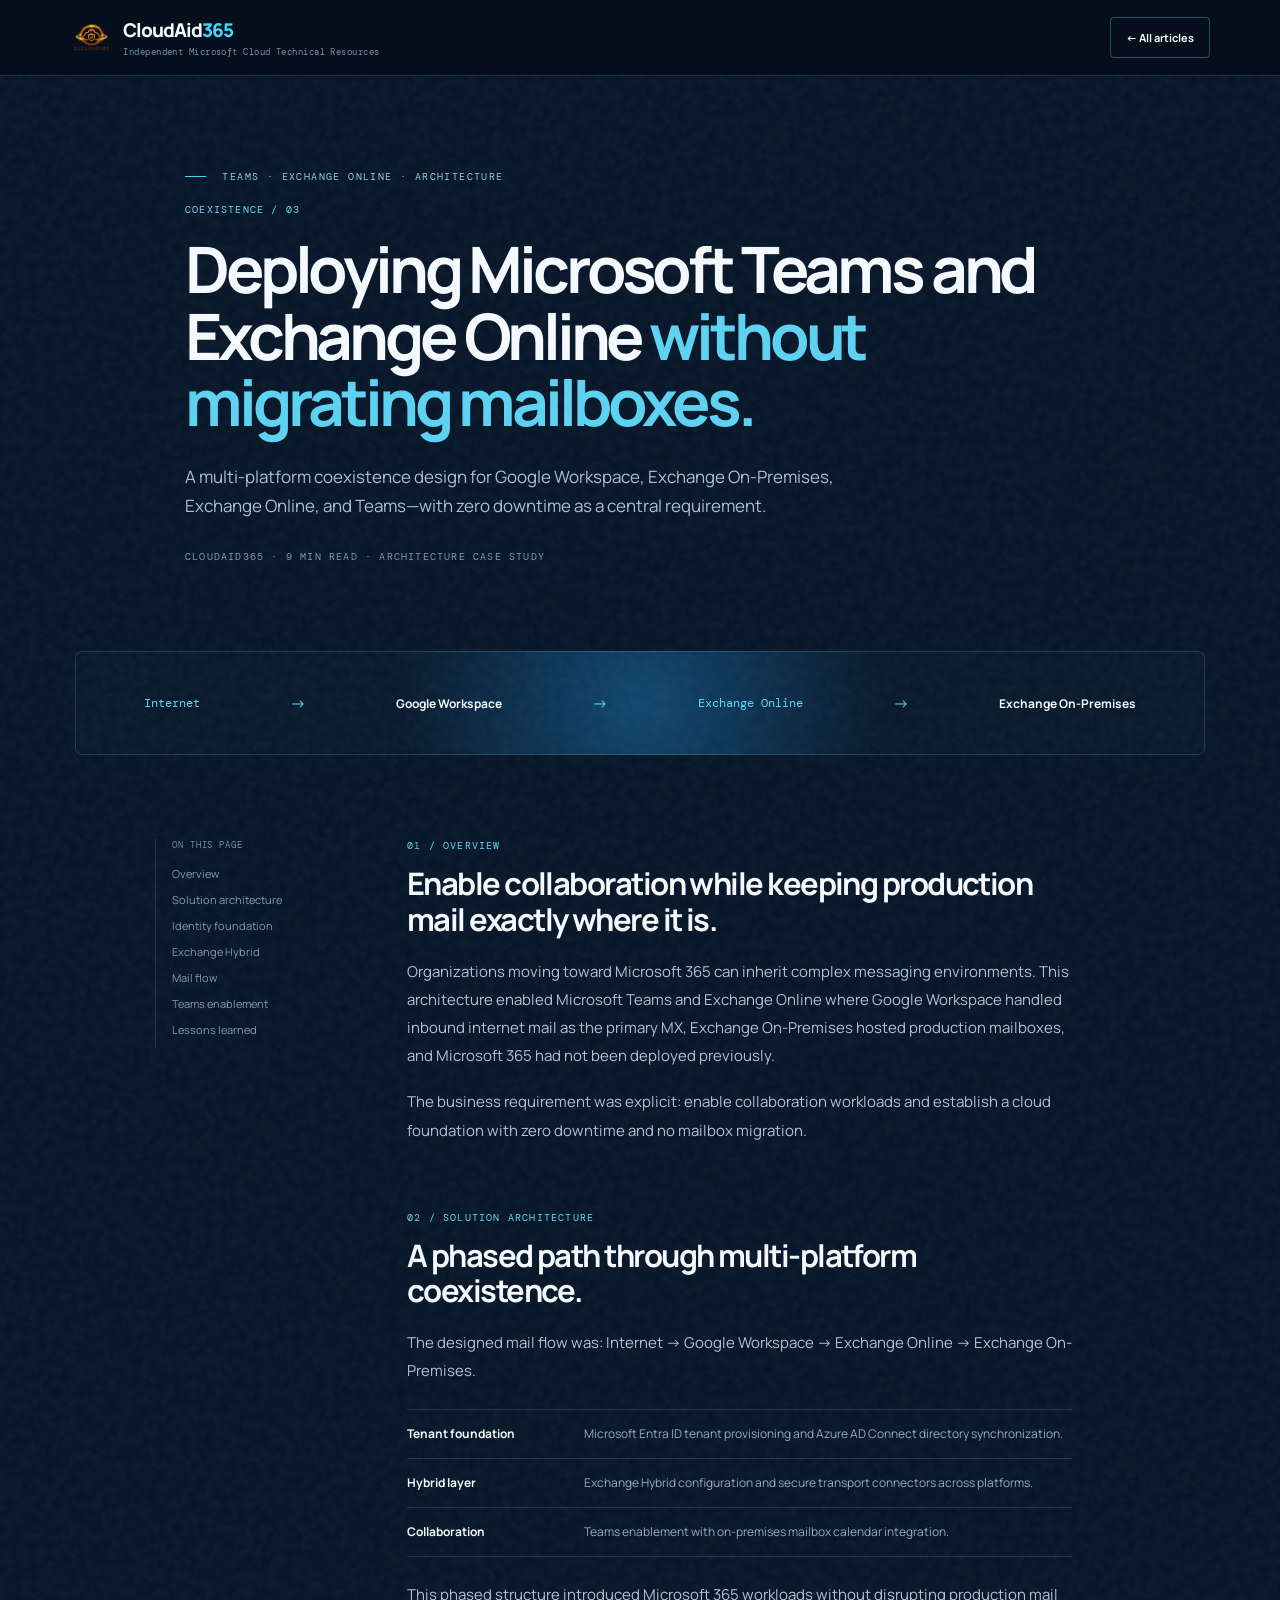
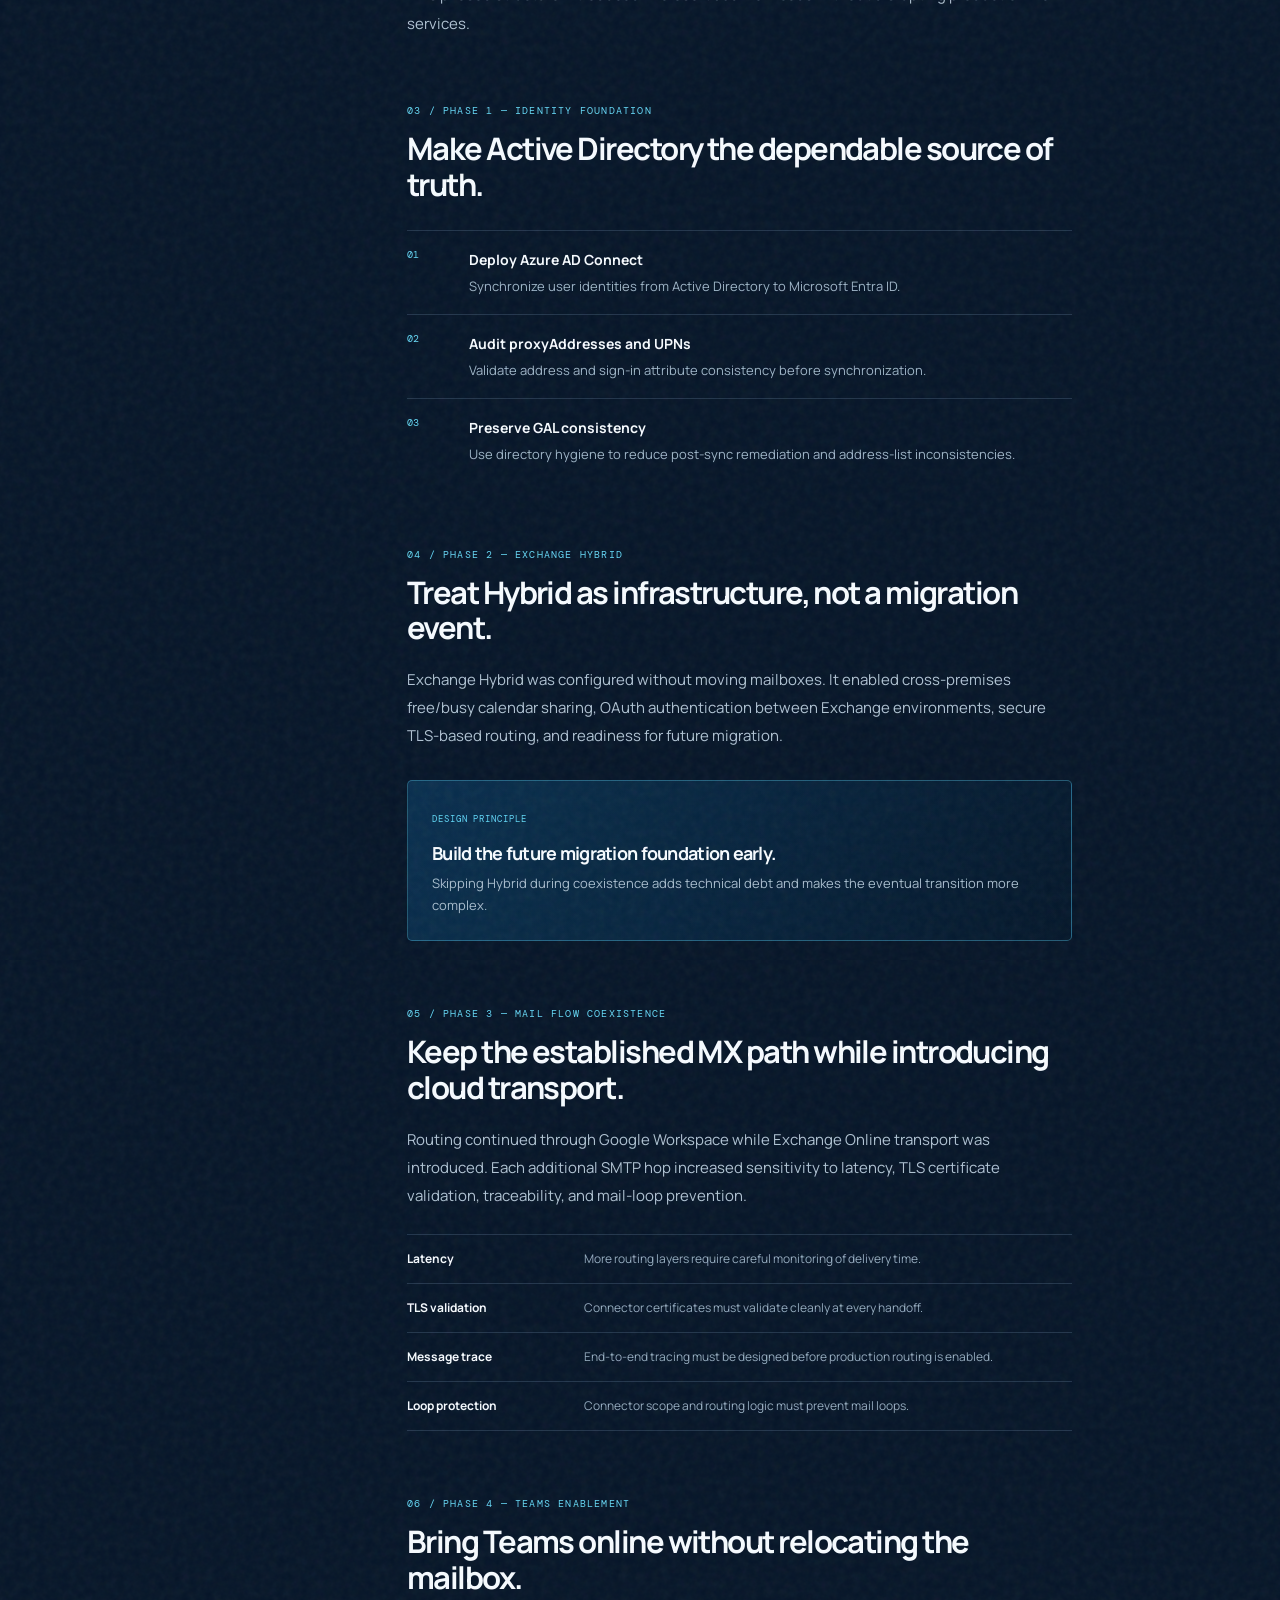
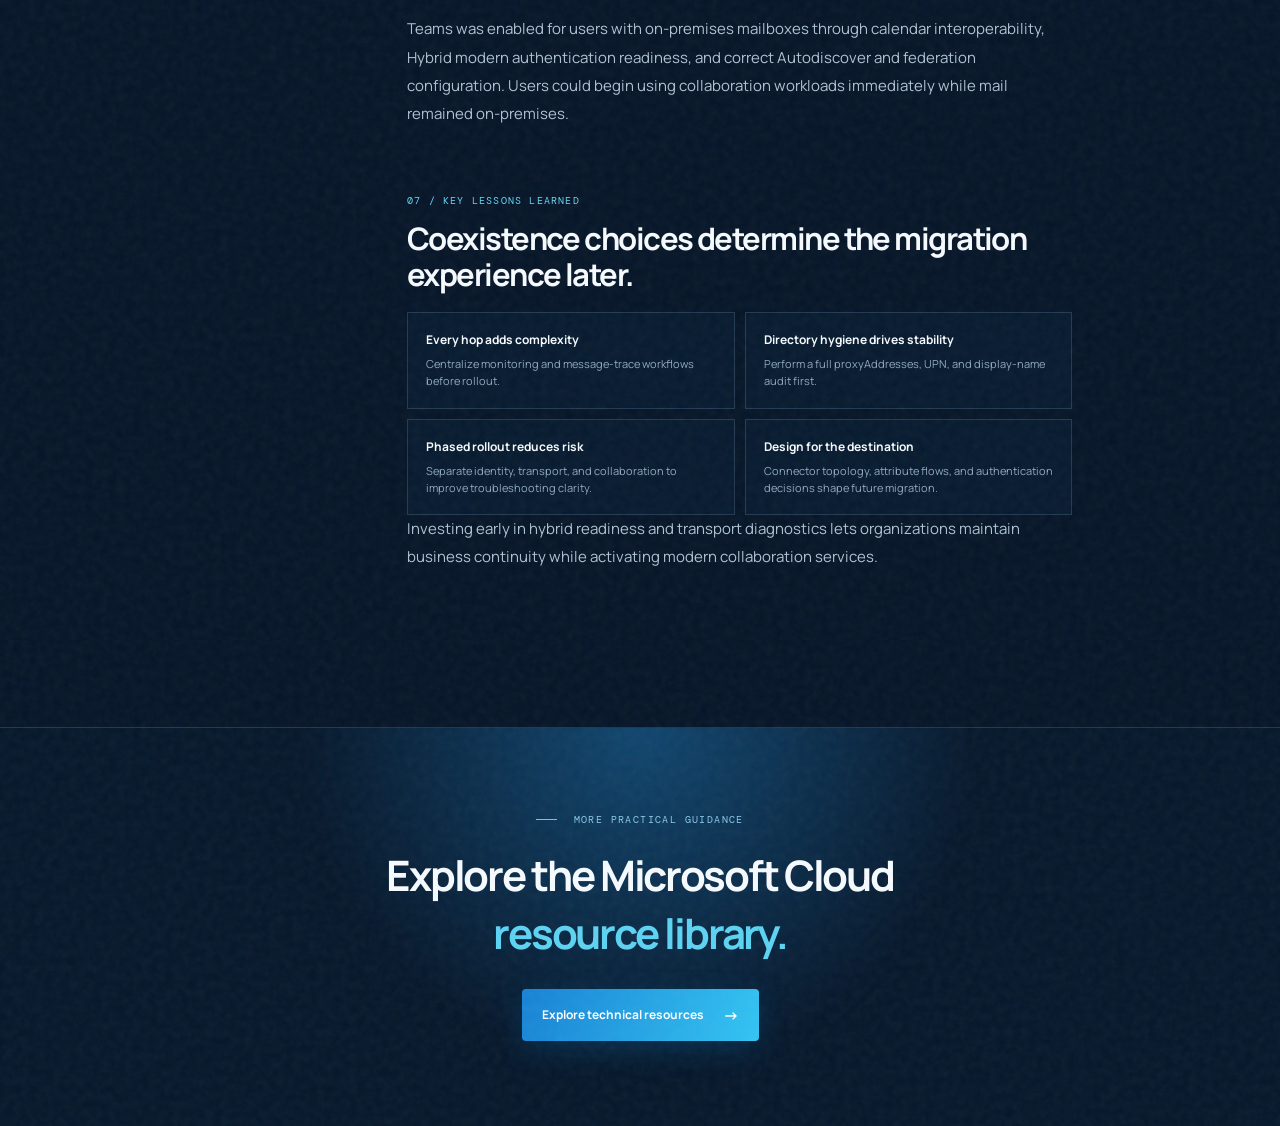
<file: teams-exchange-coexistence.html>
<!doctype html><html lang="en"><head><meta charset="UTF-8"><meta name="viewport" content="width=device-width,initial-scale=1.0"><meta name="description" content="A CloudAid365 coexistence architecture for deploying Microsoft Teams and Exchange Online without migrating on-premises mailboxes."><title>Teams and Exchange Online Coexistence | CloudAid365</title><link rel="preconnect" href="https://fonts.googleapis.com"><link rel="preconnect" href="https://fonts.gstatic.com" crossorigin><link href="https://fonts.googleapis.com/css2?family=DM+Mono:wght@400;500&family=Manrope:wght@400;500;600;700;800&display=swap" rel="stylesheet"><link rel="stylesheet" href="styles.css"></head><body><div class="grain"></div><header class="site-header scrolled article-header"><a class="brand" href="index.html"><span class="brand-mark"><i></i><i></i><i></i></span><span>CloudAid<em>365</em><small>Independent Microsoft Cloud Technical Resources</small></span></a><a class="small-cta" href="index.html#articles">← All articles</a></header><main class="article-page"><section class="article-hero"><p class="eyebrow"><span></span> Teams · Exchange Online · Architecture</p><p class="article-kicker">COEXISTENCE / 03</p><h1>Deploying Microsoft Teams and Exchange Online <em>without migrating mailboxes.</em></h1><p class="article-deck">A multi-platform coexistence design for Google Workspace, Exchange On-Premises, Exchange Online, and Teams—with zero downtime as a central requirement.</p><p class="article-meta-line">CLOUDAID365 · 9 MIN READ · ARCHITECTURE CASE STUDY</p></section><section class="article-banner"><span>Internet</span><i>→</i><b>Google Workspace</b><i>→</i><span>Exchange Online</span><i>→</i><b>Exchange On-Premises</b></section><div class="article-layout"><aside class="article-toc"><p>ON THIS PAGE</p><a href="#overview">Overview</a><a href="#architecture">Solution architecture</a><a href="#phase1">Identity foundation</a><a href="#phase2">Exchange Hybrid</a><a href="#phase3">Mail flow</a><a href="#phase4">Teams enablement</a><a href="#lessons">Lessons learned</a></aside><article class="article-content"><section id="overview"><p class="section-label">01 / OVERVIEW</p><h2>Enable collaboration while keeping production mail exactly where it is.</h2><p>Organizations moving toward Microsoft 365 can inherit complex messaging environments. This architecture enabled Microsoft Teams and Exchange Online where Google Workspace handled inbound internet mail as the primary MX, Exchange On-Premises hosted production mailboxes, and Microsoft 365 had not been deployed previously.</p><p>The business requirement was explicit: enable collaboration workloads and establish a cloud foundation with zero downtime and no mailbox migration.</p></section><section id="architecture"><p class="section-label">02 / SOLUTION ARCHITECTURE</p><h2>A phased path through multi-platform coexistence.</h2><p>The designed mail flow was: Internet → Google Workspace → Exchange Online → Exchange On-Premises.</p><div class="insight-list"><div><b>Tenant foundation</b><span>Microsoft Entra ID tenant provisioning and Azure AD Connect directory synchronization.</span></div><div><b>Hybrid layer</b><span>Exchange Hybrid configuration and secure transport connectors across platforms.</span></div><div><b>Collaboration</b><span>Teams enablement with on-premises mailbox calendar integration.</span></div></div><p>This phased structure introduced Microsoft 365 workloads without disrupting production mail services.</p></section><section id="phase1"><p class="section-label">03 / PHASE 1 — IDENTITY FOUNDATION</p><h2>Make Active Directory the dependable source of truth.</h2><ol class="implementation-steps"><li><span>01</span><div><b>Deploy Azure AD Connect</b><p>Synchronize user identities from Active Directory to Microsoft Entra ID.</p></div></li><li><span>02</span><div><b>Audit proxyAddresses and UPNs</b><p>Validate address and sign-in attribute consistency before synchronization.</p></div></li><li><span>03</span><div><b>Preserve GAL consistency</b><p>Use directory hygiene to reduce post-sync remediation and address-list inconsistencies.</p></div></li></ol></section><section id="phase2"><p class="section-label">04 / PHASE 2 — EXCHANGE HYBRID</p><h2>Treat Hybrid as infrastructure, not a migration event.</h2><p>Exchange Hybrid was configured without moving mailboxes. It enabled cross-premises free/busy calendar sharing, OAuth authentication between Exchange environments, secure TLS-based routing, and readiness for future migration.</p><div class="recommendation"><span>DESIGN PRINCIPLE</span><h3>Build the future migration foundation early.</h3><p>Skipping Hybrid during coexistence adds technical debt and makes the eventual transition more complex.</p></div></section><section id="phase3"><p class="section-label">05 / PHASE 3 — MAIL FLOW COEXISTENCE</p><h2>Keep the established MX path while introducing cloud transport.</h2><p>Routing continued through Google Workspace while Exchange Online transport was introduced. Each additional SMTP hop increased sensitivity to latency, TLS certificate validation, traceability, and mail-loop prevention.</p><div class="insight-list"><div><b>Latency</b><span>More routing layers require careful monitoring of delivery time.</span></div><div><b>TLS validation</b><span>Connector certificates must validate cleanly at every handoff.</span></div><div><b>Message trace</b><span>End-to-end tracing must be designed before production routing is enabled.</span></div><div><b>Loop protection</b><span>Connector scope and routing logic must prevent mail loops.</span></div></div></section><section id="phase4"><p class="section-label">06 / PHASE 4 — TEAMS ENABLEMENT</p><h2>Bring Teams online without relocating the mailbox.</h2><p>Teams was enabled for users with on-premises mailboxes through calendar interoperability, Hybrid modern authentication readiness, and correct Autodiscover and federation configuration. Users could begin using collaboration workloads immediately while mail remained on-premises.</p></section><section id="lessons"><p class="section-label">07 / KEY LESSONS LEARNED</p><h2>Coexistence choices determine the migration experience later.</h2><div class="outcome-grid"><div><b>Every hop adds complexity</b><p>Centralize monitoring and message-trace workflows before rollout.</p></div><div><b>Directory hygiene drives stability</b><p>Perform a full proxyAddresses, UPN, and display-name audit first.</p></div><div><b>Phased rollout reduces risk</b><p>Separate identity, transport, and collaboration to improve troubleshooting clarity.</p></div><div><b>Design for the destination</b><p>Connector topology, attribute flows, and authentication decisions shape future migration.</p></div></div><p>Investing early in hybrid readiness and transport diagnostics lets organizations maintain business continuity while activating modern collaboration services.</p></section></article></div><section class="article-cta"><p class="eyebrow"><span></span> More practical guidance</p><h2>Explore the Microsoft Cloud <em>resource library.</em></h2><a class="button primary" href="index.html#articles">Explore technical resources <span>→</span></a></section></main></body></html>
</file>
<file: styles.css>
:root{--ink:#061223;--navy:#071a32;--night:#040c18;--blue:#0f6cbd;--cyan:#44d5fb;--white:#f6fbff;--muted:#9db1c9;--line:rgba(169,211,246,.17);--mono:'DM Mono',monospace;--sans:'Manrope',sans-serif}*{box-sizing:border-box}html{scroll-behavior:smooth}body{margin:0;background:var(--night);color:var(--white);font-family:var(--sans);overflow-x:hidden}.grain{position:fixed;inset:0;pointer-events:none;z-index:10;opacity:.1;background-image:url("data:image/svg+xml,%3Csvg viewBox='0 0 200 200' xmlns='http://www.w3.org/2000/svg'%3E%3Cfilter id='n'%3E%3CfeTurbulence type='fractalNoise' baseFrequency='.8' numOctaves='3' stitchTiles='stitch'/%3E%3C/filter%3E%3Crect width='100%25' height='100%25' filter='url(%23n)' opacity='.6'/%3E%3C/svg%3E")}a{color:inherit;text-decoration:none}.site-header{height:94px;width:100%;display:flex;align-items:center;justify-content:space-between;padding:0 5.5vw;position:absolute;z-index:20;top:0;transition:.35s}.site-header.scrolled{position:fixed;background:rgba(4,12,24,.78);backdrop-filter:blur(18px);border-bottom:1px solid var(--line);height:76px}.brand{display:flex;align-items:center;gap:10px;font-size:19px;font-weight:800;letter-spacing:-1px}.brand em{font-style:normal;color:var(--cyan)}.brand small{display:block;font:9px var(--mono);letter-spacing:.05em;color:#7891aa;margin-top:3px}.brand-mark{width:30px;height:30px;display:flex;align-items:flex-end;gap:3px}.brand-mark i{display:block;width:7px;border-radius:7px;background:linear-gradient(180deg,#67e5ff,#1477d1)}.brand-mark i:nth-child(1){height:15px}.brand-mark i:nth-child(2){height:25px}.brand-mark i:nth-child(3){height:19px}.nav{display:flex;align-items:center;gap:27px;font-size:12px;color:#9eb3ca}.nav a{transition:.2s}.nav a:hover,.nav .active{color:#fff}.header-actions{display:flex;align-items:center;gap:10px}.icon-button,.theme-button{border:0;background:transparent;color:#c9e8fa;font-size:22px;cursor:pointer}.theme-button{font-size:18px}.small-cta{padding:12px 15px;border:1px solid rgba(69,213,251,.35);font-size:11px;font-weight:700;border-radius:4px}.small-cta span{color:var(--cyan);margin-left:5px}.menu-button{display:none}.hero{min-height:695px;padding:182px 8.5vw 70px;position:relative;background:radial-gradient(circle at 72% 44%,#0b416f 0%,#071a32 24%,transparent 52%),linear-gradient(115deg,#051225 5%,#061629 60%,#04101f);overflow:hidden}.hero:after{content:'';position:absolute;inset:0;background:linear-gradient(90deg,rgba(4,12,24,.3),transparent 55%);pointer-events:none}.hero-copy{max-width:655px;position:relative;z-index:2}.eyebrow{margin:0 0 20px;color:#8dcce9;font:10px var(--mono);letter-spacing:.14em;text-transform:uppercase}.eyebrow span{display:inline-block;background:var(--cyan);width:21px;height:1px;vertical-align:middle;margin:0 9px 2px 0}.hero h1,.section h2,.community h2,.contact h2{font-size:clamp(42px,4.8vw,71px);line-height:1.02;letter-spacing:-.065em;margin:0;font-weight:800}.hero h1 span,.section h2 em,.community h2 em,.contact h2 em{font-style:normal;color:#5ccdf1}.hero-description{color:#b5c6d7;line-height:1.72;font-size:16px;max-width:545px;margin:25px 0 13px}.hero-mantra{font:12px var(--mono);letter-spacing:.12em;color:#6f8ca6;margin:0 0 32px;text-transform:uppercase}.hero-mantra b{color:#fff;font-weight:400}.hero-actions{display:flex;gap:13px;align-items:center}.button{display:inline-flex;gap:19px;align-items:center;border:0;border-radius:4px;padding:15px 20px;font:700 12px var(--sans);cursor:pointer;transition:transform .2s,box-shadow .2s}.button:hover{transform:translateY(-2px)}.button.primary{background:linear-gradient(110deg,#1682d5,#32c5f4);color:white;box-shadow:0 9px 30px rgba(6,133,216,.2)}.button.quiet{color:#c2d8e8}.button span{font-size:16px}.signal{margin-top:49px;font:10px var(--mono);letter-spacing:.08em;color:#5d7892;text-transform:uppercase}.pulse{display:inline-block;width:7px;height:7px;border-radius:50%;background:#4de5bf;margin-right:9px;box-shadow:0 0 0 5px rgba(77,229,191,.1)}.mono{margin-left:13px;color:#8cc4df}.hero-visual{width:610px;height:560px;position:absolute;right:4vw;top:94px;z-index:1;transition:transform .2s ease-out}.orbital{position:absolute;border:1px solid rgba(109,207,242,.16);border-radius:50%;left:50%;top:50%;transform:translate(-50%,-50%) rotate(-20deg)}.orbital-one{width:470px;height:250px}.orbital-two{width:375px;height:420px;transform:translate(-50%,-50%) rotate(31deg)}.connections{position:absolute;width:100%;height:100%;overflow:visible}.connections path{stroke:rgba(101,213,248,.22);stroke-width:1;fill:none}.connections .dash{stroke:#56d9fb;stroke-width:2;stroke-dasharray:4 32;animation:dash 4s linear infinite}.core{position:absolute;left:229px;top:210px;width:165px;height:165px;display:grid;place-items:center;border-radius:50%;background:radial-gradient(circle at 35% 30%,#328acd,#082b50 55%,#051a31);box-shadow:0 0 0 16px rgba(25,141,207,.06),0 0 100px rgba(45,189,247,.35)}.core:before{content:'';position:absolute;inset:11px;border:1px solid rgba(130,231,255,.3);border-radius:50%}.core-inner{text-align:center;z-index:1}.cloud-icon{font-size:23px;display:block;color:#a4edff}.core strong{font-size:16px;letter-spacing:-1px}.core b{font-size:13px;color:#62d7f5}.core small{display:block;font:7px var(--mono);color:#83adca;letter-spacing:.16em;margin-top:6px}.core-ray{position:absolute;width:180px;height:180px;border-radius:42% 58% 65% 35%;border:1px solid rgba(96,225,255,.13);animation:spin 15s linear infinite}.r2{transform:rotate(80deg);animation-direction:reverse;animation-duration:12s}.node{position:absolute;min-width:100px;padding:9px 11px;border:1px solid rgba(128,219,251,.32);border-radius:7px;background:rgba(6,34,63,.56);backdrop-filter:blur(9px);box-shadow:0 11px 28px rgba(0,0,0,.18);font-size:10px;line-height:1.1}.node b{font:10px var(--mono);letter-spacing:.05em;color:#d7f7ff;display:block;margin-top:6px}.node small{font:8px var(--mono);color:#83aac4}.node-icon{color:#53d9fc;font-size:18px}.node-intune{left:67px;top:104px}.node-entra{left:432px;top:69px}.node-purview{left:445px;top:333px}.node-defender{left:54px;top:360px}.node-graph{left:255px;top:474px}.star{position:absolute;width:4px;height:4px;border-radius:50%;background:#98ebff;box-shadow:0 0 11px 2px #41cdf4}.star-a{left:97px;top:245px}.star-b{right:20px;top:260px}.star-c{left:312px;top:26px}@keyframes dash{to{stroke-dashoffset:-72}}@keyframes spin{to{transform:rotate(360deg)}}.trust-strip{background:#07192d;border-block:1px solid var(--line);display:grid;grid-template-columns:repeat(4,1fr);padding:27px 8.5vw}.trust-strip article{display:flex;gap:17px;padding:5px 22px;border-right:1px solid var(--line)}.trust-strip article:first-child{padding-left:0}.trust-strip article:last-child{border:0}.trust-strip span{font:10px var(--mono);color:#42c9ee}.trust-strip h2{font-size:11px;margin:0 0 5px}.trust-strip p{font-size:10px;color:#7990a8;margin:0}.section{padding:125px 8.5vw}.section-heading{display:flex;justify-content:space-between;align-items:end;margin-bottom:43px}.section-heading h2{font-size:44px}.section-heading>p{max-width:350px;color:#94aac0;font-size:14px;line-height:1.7;margin:0}.tech-grid{display:grid;grid-template-columns:repeat(3,1fr);gap:15px}.tech-card{min-height:294px;padding:23px;border:1px solid var(--line);border-radius:7px;background:linear-gradient(145deg,rgba(11,39,67,.75),rgba(6,21,38,.62));transition:transform .25s,border-color .25s,background .25s}.tech-card:hover{transform:translateY(-5px);border-color:rgba(76,211,248,.65);background:#0a2848}.tech-card.featured{background:linear-gradient(145deg,#123e68,#0a213d)}.card-top{display:flex;justify-content:space-between;color:#7697b0}.tech-number{font:9px var(--mono);letter-spacing:.09em}.card-arrow{font-size:19px;color:#62d8f6}.tech-symbol{color:#55d9fa;font:34px var(--mono);margin:36px 0 20px}.tech-card h3{font-size:18px;letter-spacing:-.04em;margin:0 0 10px}.tech-card p{color:#9fb4c7;font-size:12px;line-height:1.65;margin:0;min-height:61px}.tags{display:flex;gap:6px;flex-wrap:wrap;margin-top:19px}.tags span{font:9px var(--mono);color:#7ebbd3;border:1px solid rgba(104,192,220,.24);padding:4px 6px;border-radius:2px}.all-link,.text-link{display:inline-flex;gap:12px;margin-top:29px;color:#7cddf8;font-size:12px;font-weight:700}.all-link span,.text-link span{font-size:17px}.articles-section{background:#06172b}.article-feature{display:grid;grid-template-columns:1.05fr 1fr;border:1px solid var(--line);border-radius:8px;overflow:hidden}.article-graphic{min-height:306px;background:radial-gradient(circle at 56% 43%,#1374bf,#092442 48%,#061428 80%);position:relative;overflow:hidden}.article-graphic>span{position:absolute;top:26px;left:29px;color:#8ee6ff;font:10px var(--mono);letter-spacing:.1em;line-height:1.5}.article-graphic>span b{font-size:31px;color:#d8f8ff}.device{border:8px solid #163b5a;border-bottom-width:13px;width:210px;height:135px;border-radius:10px 10px 2px 2px;position:absolute;left:50%;top:50%;transform:translate(-50%,-38%) rotate(-8deg);background:#071c33;box-shadow:19px 24px 50px rgba(0,0,0,.37)}.device div{position:absolute;inset:13px;background:linear-gradient(135deg,#075c9b,#0c2e56)}.article-graphic i{position:absolute;width:120%;height:1px;background:rgba(112,224,255,.3);transform:rotate(-38deg);left:-27%;top:30%}.article-graphic i:last-child{top:73%;transform:rotate(-38deg)}.article-feature article{padding:37px 38px;display:flex;flex-direction:column;justify-content:center}.article-meta,.article-list p{font:9px var(--mono);letter-spacing:.1em;color:#66d3f1;margin:0}.article-meta span{color:#7895ad;float:right}.article-feature h3{font-size:28px;line-height:1.15;letter-spacing:-.05em;margin:18px 0 14px}.article-feature article>p:not(.article-meta){color:#9ab0c5;font-size:13px;line-height:1.7}.article-footer{display:flex;justify-content:space-between;align-items:center;margin-top:19px;font:9px var(--mono);color:#7190a9}.article-footer a{font:700 11px var(--sans);color:#e7faff}.article-footer b{color:#58daf8;font-size:17px}.article-list{display:grid;grid-template-columns:repeat(3,1fr);gap:23px;margin-top:22px}.article-list article{padding:19px 0;border-top:1px solid var(--line)}.article-list h3{font-size:15px;line-height:1.35;margin:13px 0 23px;letter-spacing:-.03em}.article-list span{font:9px var(--mono);color:#7d96ad}.article-list b{color:#5cddfb;font-size:16px;float:right}.split-section{display:grid;grid-template-columns:.9fr 1.1fr;gap:8vw;align-items:center}.trouble-copy h2{font-size:46px}.trouble-copy>p:not(.eyebrow){color:#94aac0;line-height:1.7;font-size:14px;max-width:390px;margin:22px 0 30px}.diagnostic,.code-window{border:1px solid var(--line);border-radius:7px;background:linear-gradient(145deg,#081e37,#061426);padding:22px;box-shadow:20px 30px 50px rgba(0,0,0,.2)}.terminal-top{display:flex;gap:6px;align-items:center;border-bottom:1px solid var(--line);padding-bottom:16px}.terminal-top span{width:7px;height:7px;border-radius:50%;background:#fc6b6b}.terminal-top span:nth-child(2){background:#efba52}.terminal-top span:nth-child(3){background:#50c88b}.terminal-top b{font:9px var(--mono);color:#6687a2;margin-left:6px}.terminal-prompt{font:17px var(--sans);letter-spacing:-.04em;margin:25px 0 15px}.search-box{display:flex;align-items:center;padding:0 13px;border:1px solid rgba(96,208,241,.32);background:#05182b;border-radius:4px}.search-box span{font-size:22px;color:#54d8f7}.search-box input,.search-overlay input{width:100%;border:0;outline:0;background:transparent;color:#fff;padding:15px 11px;font:12px var(--sans)}.search-box button{border:0;background:#0e6eb6;color:white;width:27px;height:27px;border-radius:3px;cursor:pointer}.filter-label{margin:24px 0 12px;color:#708ea7;font:9px var(--mono);letter-spacing:.1em}.filters{display:flex;flex-wrap:wrap;gap:8px}.filters button{color:#a8c4d9;font:10px var(--mono);border:1px solid var(--line);background:transparent;padding:7px 9px;border-radius:3px;cursor:pointer}.filters button:hover,.filters button.active{border-color:#53d8f7;color:#72e1fa}.diagnostic-result{border-top:1px solid var(--line);margin-top:23px;padding-top:15px;color:#66849d;font:10px var(--mono)}.architecture{background:#06172b}.architecture-map{height:475px;border:1px solid var(--line);border-radius:8px;background:radial-gradient(circle at 50% 50%,#0c3457,transparent 38%),#061528;position:relative;overflow:hidden}.map-grid{position:absolute;inset:0;background-image:linear-gradient(rgba(132,207,243,.08) 1px,transparent 1px),linear-gradient(90deg,rgba(132,207,243,.08) 1px,transparent 1px);background-size:31px 31px}.architecture-map svg{position:absolute;inset:0;width:100%;height:100%}.architecture-map path{stroke:#47cdf2;stroke-width:1.5;fill:none;stroke-dasharray:6 7}.architecture-map circle{fill:#6fe9ff;filter:drop-shadow(0 0 7px #29c0e9)}.map-label{position:absolute;padding:12px 15px;border:1px solid rgba(91,210,247,.32);background:rgba(5,26,47,.83);backdrop-filter:blur(8px);border-radius:4px;color:#7fa5bd;font:9px var(--mono);letter-spacing:.08em}.map-label b{display:block;color:#e9fbff;font:700 12px var(--sans);letter-spacing:-.03em;margin-top:5px}.map-label-a{left:12%;top:18%}.map-label-b{right:11%;top:18%}.map-label-c{left:12%;bottom:19%}.map-label-d{right:11%;bottom:19%}.map-center{position:absolute;left:50%;top:50%;transform:translate(-50%,-50%);width:112px;height:112px;display:grid;place-content:center;text-align:center;border:1px solid #4bd8f7;border-radius:50%;background:radial-gradient(circle,#1665a1,#082847);box-shadow:0 0 38px rgba(53,194,243,.4)}.map-center span{font:10px var(--mono);letter-spacing:.2em;color:#91eaff}.map-center b{font-size:22px;letter-spacing:-.08em}.map-center small{font:6px var(--mono);color:#91b5c9;margin-top:4px}.map-expand{position:absolute;right:15px;bottom:15px;border:1px solid var(--line);color:#a7d4e6;background:#08223d;border-radius:4px;padding:8px;cursor:pointer}.powershell{display:grid;grid-template-columns:1.1fr .9fr;gap:8vw;align-items:center}.code-window{padding:20px}.code-window code{display:block;padding:24px 2px 15px;line-height:2.3;white-space:nowrap;color:#b9d2e4;font:12px var(--mono)}.code-window i{font-style:normal;color:#375974;margin-right:9px}.code-window code b{color:#5fd7f8;font-weight:500}.code-window code em{color:#95e2a4;font-style:normal}.script-run{border-top:1px solid var(--line);padding-top:14px;font:10px var(--mono);color:#5bbd9c}.script-run span{color:#53edb8}.powershell-copy h2{font-size:45px}.powershell-copy>p:not(.eyebrow){color:#97adc1;font-size:14px;line-height:1.7}.powershell-copy ul{list-style:none;margin:24px 0;padding:0;color:#b8d0e0;font-size:12px;line-height:2}.powershell-copy li:before{content:'✓';color:#5ad8f8;margin-right:11px}.community{display:grid;grid-template-columns:1fr 1fr;gap:10vw;padding:100px 8.5vw;background:linear-gradient(110deg,#0b3155,#08203b 55%,#06182c)}.community h2,.contact h2{font-size:51px}.community>div>p:not(.eyebrow),.contact>div>p:not(.eyebrow){max-width:400px;color:#a8bdcf;font-size:14px;line-height:1.75}.community-links{display:flex;flex-direction:column;justify-content:center}.community-links a{display:grid;grid-template-columns:48px 1fr 24px;align-items:center;padding:17px 0;border-bottom:1px solid var(--line);transition:.2s}.community-links a:hover{padding-left:8px}.community-links b{font-size:18px;color:#6ee2fc}.community-links span{font-size:15px}.community-links i{font-style:normal;color:#69ddf9;font-size:19px}.contact{display:grid;grid-template-columns:1fr 1fr;gap:10vw;padding:112px 8.5vw;background:#07192d}.contact-email{display:inline-block;margin-top:22px;padding-bottom:7px;border-bottom:1px solid #50d6f6;color:#d9f7ff;font:700 13px var(--mono)}.contact-email span{color:#58daf8}form{display:grid;grid-template-columns:1fr 1fr;gap:15px}form label{font:10px var(--mono);color:#84a6bd;letter-spacing:.08em}form label:nth-child(3),form label:nth-child(4),form button,.form-status{grid-column:span 2}input,textarea{display:block;width:100%;margin-top:8px;border:1px solid var(--line);outline:0;border-radius:3px;background:#041325;color:#fff;padding:12px;font:12px var(--sans);resize:vertical}textarea{height:93px}input:focus,textarea:focus{border-color:#56dafa}.form-status{color:#69d9f7;font:10px var(--mono);margin:0}footer{padding:67px 8.5vw 23px;display:grid;grid-template-columns:2fr repeat(3,1fr);gap:35px;background:#040c18}footer h3{font:10px var(--mono);letter-spacing:.1em;text-transform:uppercase;color:#80a2ba;margin:0 0 17px}footer>div:not(.footer-brand):not(.legal) a{display:block;font-size:11px;color:#96aec2;margin:10px 0}.footer-brand p{font-size:11px;color:#b7cbd9;margin:19px 0 7px}.footer-brand small{font:10px var(--mono);color:#648098}.legal{grid-column:1/-1;border-top:1px solid var(--line);padding-top:20px;margin-top:20px;display:flex;justify-content:space-between;font:9px var(--mono);color:#668098}.search-overlay{display:none;position:fixed;inset:0;z-index:50;background:rgba(3,10,20,.96);padding:19vh 15vw}.search-overlay.visible{display:block}.search-close{position:absolute;right:6vw;top:5vh;border:0;background:transparent;color:#fff;font-size:35px;cursor:pointer}.search-overlay input{font-size:28px;border-bottom:1px solid #50dafa;padding:17px 0}.overlay-result{color:#84a1b7;font:12px var(--mono);margin-top:18px}@media(max-width:1060px){.nav{gap:13px}.nav a:nth-child(2),.nav a:nth-child(3){display:none}.hero-visual{right:-120px;opacity:.8}.hero-copy{max-width:590px}.tech-grid{grid-template-columns:repeat(2,1fr)}}@media(max-width:720px){.site-header{height:72px;padding:0 6vw}.brand small,.header-actions{display:none}.menu-button{display:flex;flex-direction:column;gap:5px;border:0;background:transparent}.menu-button span{width:22px;height:1px;background:#c9eefe}.nav{display:none;position:absolute;top:72px;left:0;right:0;background:#061528;padding:20px 6vw;flex-direction:column;align-items:start;border-bottom:1px solid var(--line)}.nav.open{display:flex}.hero{padding:128px 7vw 52px;min-height:745px}.hero h1{font-size:48px}.hero-description{font-size:14px;max-width:430px}.hero-visual{transform:scale(.68);transform-origin:right bottom;right:-127px;top:320px;opacity:.67}.hero-actions{flex-wrap:wrap}.trust-strip{grid-template-columns:1fr 1fr;padding:20px 7vw;gap:16px}.trust-strip article{padding:4px 0;border:0}.section{padding:76px 7vw}.section-heading{display:block}.section-heading>p{margin-top:17px}.section-heading h2{font-size:37px}.tech-grid{grid-template-columns:1fr}.tech-card{min-height:250px}.article-feature,.split-section,.powershell,.community,.contact{grid-template-columns:1fr}.article-feature article{padding:28px 22px}.article-feature h3{font-size:24px}.article-list{grid-template-columns:1fr;gap:0}.diagnostic{margin-top:15px}.architecture-map{height:415px}.map-label{padding:8px;font-size:7px}.map-label b{font-size:10px}.map-label-a,.map-label-c{left:4%}.map-label-b,.map-label-d{right:4%}.map-label-a,.map-label-b{top:13%}.map-label-c,.map-label-d{bottom:13%}.powershell{gap:48px}.code-window{overflow:auto}.community,.contact{gap:38px}.community h2,.contact h2{font-size:43px}footer{grid-template-columns:1fr 1fr;padding:52px 7vw 21px}.footer-brand{grid-column:1/-1}.legal{display:block;line-height:1.8}.legal span{display:block}.legal span+span{margin-top:7px}.search-overlay{padding:18vh 8vw}.search-overlay input{font-size:20px}}@media(prefers-reduced-motion:reduce){*,*:before,*:after{animation-duration:.01ms!important;transition-duration:.01ms!important;scroll-behavior:auto!important}}
/* Long-form article layouts */
.article-page{background:#061528}.article-header{position:fixed}.article-hero{max-width:970px;margin:auto;padding:170px 30px 78px}.article-hero h1{max-width:890px;font-size:clamp(42px,5vw,72px);line-height:1.04;letter-spacing:-.065em;margin:0}.article-hero h1 em,.article-cta h2 em{font-style:normal;color:#5cd3f3}.article-kicker,.article-meta-line{color:#67d8f7;font:10px var(--mono);letter-spacing:.12em}.article-kicker{margin:0 0 20px}.article-meta-line{color:#7b99b0;margin-top:30px}.article-deck{max-width:720px;color:#aac0d2;font-size:17px;line-height:1.7;margin:27px 0}.article-banner{max-width:1130px;margin:0 auto 84px;padding:40px 30px;display:flex;align-items:center;justify-content:space-around;gap:14px;border:1px solid var(--line);border-radius:7px;background:radial-gradient(circle at 50% 50%,#10466e,transparent 43%),#06182c}.article-banner span,.article-banner b{font-size:12px}.article-banner span{color:#5ed9f7;font-family:var(--mono)}.article-banner i{font-style:normal;color:#5ed9f7}.article-layout{max-width:1030px;margin:auto;display:grid;grid-template-columns:180px 1fr;gap:72px;padding:0 30px 90px}.article-toc{position:sticky;top:110px;height:max-content;border-left:1px solid var(--line);padding-left:16px}.article-toc p{margin:0 0 15px;color:#6b8ba5;font:9px var(--mono);letter-spacing:.1em}.article-toc a{display:block;margin:11px 0;color:#819bb2;font-size:11px}.article-toc a:hover{color:#5fdaf8}.article-content{max-width:665px}.article-content section{margin:0 0 66px}.section-label{font:10px var(--mono);letter-spacing:.12em;color:#64d7f5;margin:0 0 14px}.article-content h2{font-size:31px;line-height:1.15;letter-spacing:-.05em;margin:0 0 20px}.article-content>section>p:not(.section-label){font-size:15px;line-height:1.88;color:#b0c3d3;margin:0 0 18px}.insight-list{margin:24px 0;border-top:1px solid var(--line)}.insight-list div{display:grid;grid-template-columns:165px 1fr;gap:12px;border-bottom:1px solid var(--line);padding:15px 0}.insight-list b{font-size:12px}.insight-list span{color:#94abbe;font-size:12px;line-height:1.5}.implementation-steps{list-style:none;margin:28px 0;padding:0}.implementation-steps li{display:grid;grid-template-columns:48px 1fr;gap:14px;padding:17px 0;border-top:1px solid var(--line)}.implementation-steps li>span{color:#64d9f7;font:10px var(--mono)}.implementation-steps b{font-size:14px}.implementation-steps p{color:#9eb5c7;font-size:13px;line-height:1.6;margin:6px 0 0}.recommendation{margin-top:30px;padding:24px;border:1px solid rgba(89,213,246,.35);border-radius:5px;background:linear-gradient(120deg,rgba(11,58,94,.72),rgba(5,24,44,.68))}.recommendation>span{color:#61d8f7;font:9px var(--mono);letter-spacing:.1em}.recommendation h3{font-size:18px;letter-spacing:-.04em;margin:14px 0 8px}.recommendation p{font-size:13px;line-height:1.65;color:#a8bdce;margin:0}.outcome-grid{display:grid;grid-template-columns:1fr 1fr;gap:10px}.outcome-grid div{border:1px solid var(--line);padding:18px;background:#071a2f}.outcome-grid b{display:block;font-size:12px;margin:0 0 7px}.outcome-grid p{font-size:11px;line-height:1.55;color:#91aabe;margin:0}.article-cta{text-align:center;padding:85px 30px;background:radial-gradient(circle at 50% 0,#10466f,transparent 45%),#06172b;border-top:1px solid var(--line)}.article-cta h2{font-size:42px;letter-spacing:-.05em;margin:0 auto 27px;max-width:630px}@media(max-width:720px){.article-hero{padding:130px 7vw 55px}.article-banner{margin:0 7vw 55px;padding:21px;display:grid;grid-template-columns:1fr auto;gap:13px}.article-banner i{display:none}.article-layout{display:block;padding:0 7vw 60px}.article-toc{display:none}.article-content h2{font-size:27px}.insight-list div{grid-template-columns:1fr;gap:6px}.outcome-grid{grid-template-columns:1fr}.article-cta{padding:65px 7vw}.article-cta h2{font-size:34px}}
.delivery{background:linear-gradient(180deg,#061528,#071e36)}.delivery-grid{display:grid;grid-template-columns:repeat(3,1fr);gap:15px}.delivery-grid article{min-height:330px;padding:26px;border:1px solid var(--line);border-radius:7px;background:linear-gradient(150deg,rgba(13,52,85,.75),rgba(5,23,41,.8));transition:.25s}.delivery-grid article:hover{transform:translateY(-5px);border-color:rgba(81,215,248,.55)}.delivery-icon{height:38px;width:38px;display:grid;place-items:center;color:#67dff9;font:22px var(--mono);border:1px solid rgba(93,217,246,.33);border-radius:5px;margin-bottom:30px}.delivery-grid h3{font-size:20px;letter-spacing:-.04em;margin:12px 0}.delivery-grid>article>p:not(.article-meta){font-size:12px;line-height:1.7;color:#9db3c6}.delivery-grid ul{list-style:none;margin:20px 0 0;padding:14px 0 0;border-top:1px solid var(--line);font-size:11px;line-height:1.9;color:#bfd3e1}.delivery-grid li:before{content:'✓';color:#61dbf7;margin-right:9px}.delivery-note{margin-top:21px;padding:18px 20px;border:1px solid var(--line);border-radius:5px;background:rgba(5,22,39,.7);color:#9bb4c7;font:10px var(--mono);line-height:1.7}.delivery-note>span{color:#64dafa;letter-spacing:.1em;margin-right:12px}.delivery-note a{float:right;color:#72def8;font:700 11px var(--sans)}@media(max-width:720px){.delivery-grid{grid-template-columns:1fr}.delivery-grid article{min-height:auto}.delivery-note a{display:block;float:none;margin-top:10px}}
/* Transparent CloudAid365 brand asset */
.brand-mark{background:url('assets/cloudaid365-logo-transparent.png') center/contain no-repeat!important;width:43px!important;height:43px!important;flex:0 0 43px}.brand-mark i{display:none!important}.footer-brand .brand-mark{width:48px!important;height:48px!important;flex-basis:48px}@media(max-width:720px){.brand-mark{width:38px!important;height:38px!important;flex-basis:38px}}
.tech-card.ai-card{grid-column:span 3;min-height:208px;background:linear-gradient(90deg,#102f54 0%,rgba(13,51,82,.95) 42%,rgba(9,36,61,.45) 100%),url('assets/copilot-ai-cloud-visual.png') right center/auto 125% no-repeat}.ai-card-copy{display:grid;grid-template-columns:120px 1fr;gap:20px;align-items:center}.ai-card .tech-symbol{font-size:65px;margin:0;text-align:center;text-shadow:0 0 26px rgba(91,219,249,.55)}.ai-card h3{font-size:24px}.ai-card p{max-width:650px;min-height:0}@media(max-width:1060px){.tech-card.ai-card{grid-column:span 2}}@media(max-width:720px){.tech-card.ai-card{grid-column:span 1;background-size:auto 100%;background-position:right bottom}.ai-card-copy{grid-template-columns:60px 1fr;gap:12px}.ai-card .tech-symbol{font-size:38px}.ai-card h3{font-size:19px}}
/* Spatial 3D site layer */
#worldCanvas{position:fixed;inset:0;z-index:-1;pointer-events:none;opacity:.7;background:radial-gradient(ellipse at 70% 5%,rgba(10,69,111,.28),transparent 48%)}body{perspective:1500px}.hero,.section,.community,.contact,.trust-strip,footer{position:relative;transform-style:preserve-3d}.hero:before{content:'';position:absolute;inset:7% 4%;border:1px solid rgba(79,207,247,.08);border-radius:45% 55% 42% 58%/47% 42% 58% 53%;transform:translateZ(-80px) rotate(-8deg);pointer-events:none}.section:before{content:'';position:absolute;left:8%;right:8%;top:25px;height:1px;background:linear-gradient(90deg,transparent,rgba(101,221,250,.4),transparent);box-shadow:0 12px 40px rgba(46,187,245,.16)}.spatial-card{transform:perspective(1000px) rotateX(var(--rx,0deg)) rotateY(var(--ry,0deg)) translateZ(0);transform-style:preserve-3d;will-change:transform;transition:transform .18s ease,box-shadow .22s ease}.spatial-card:after{content:'';position:absolute;inset:0;border-radius:inherit;pointer-events:none;background:radial-gradient(circle at var(--gx,50%) var(--gy,50%),rgba(128,239,255,.2),transparent 32%);mix-blend-mode:screen;opacity:.8}.spatial-card:hover{box-shadow:0 27px 55px rgba(0,0,0,.36),0 0 0 1px rgba(103,225,249,.18)}.tech-grid{perspective:1200px}.tech-card{transform-style:preserve-3d}.tech-card>*{transform:translateZ(17px)}.tech-card .tags{transform:translateZ(25px)}.article-feature,.diagnostic,.code-window,.architecture-map{transform-style:preserve-3d}.architecture-map{box-shadow:inset 0 0 70px rgba(37,172,229,.09),0 28px 80px rgba(0,0,0,.23)}.architecture-map .map-label,.architecture-map .map-center{transform:translateZ(30px)}.delivery-grid{perspective:1200px}.delivery-grid article{transform-style:preserve-3d}.delivery-grid article>*{transform:translateZ(15px)}.community{box-shadow:inset 0 1px 0 rgba(122,225,250,.2),inset 0 -40px 100px rgba(0,0,0,.22)}@media(max-width:720px){#worldCanvas{opacity:.33}.hero:before{display:none}.spatial-card{transform:none!important}.section:before{left:7%;right:7%}}
/* Aligned floating 3D architecture scene */
.architecture-map.spatial-orbit{height:560px;overflow:hidden;background:radial-gradient(ellipse at 50% 52%,#135884 0%,#0a2d4c 25%,#06172a 66%);perspective:1200px;isolation:isolate}.spatial-orbit .map-grid{opacity:.45;transform:rotateX(51deg) scale(1.5) translateY(35%);transform-origin:center bottom}.depth-glow{position:absolute;left:50%;top:50%;height:260px;width:260px;transform:translate(-50%,-50%);border-radius:50%;background:radial-gradient(circle,rgba(71,213,248,.36),rgba(24,117,177,.12) 40%,transparent 70%);filter:blur(8px)}.orbit-ring{position:absolute;left:50%;top:50%;border:1px solid rgba(99,222,249,.32);border-radius:50%;transform-style:preserve-3d;pointer-events:none}.ring-one{width:410px;height:168px;transform:translate(-50%,-50%) rotateX(70deg) rotateZ(-13deg);animation:orbitSpinOne 16s linear infinite}.ring-two{width:535px;height:225px;transform:translate(-50%,-50%) rotateX(66deg) rotateZ(35deg);animation:orbitSpinTwo 22s linear infinite reverse}.ring-three{width:330px;height:410px;transform:translate(-50%,-50%) rotateY(64deg) rotateZ(-15deg);border-color:rgba(96,216,246,.17);animation:orbitSpinThree 19s linear infinite}.orbit-links{position:absolute;inset:0;width:100%;height:100%;z-index:1}.orbit-links path{stroke:#5bdcf8;stroke-width:1.4;stroke-dasharray:6 10;opacity:.68;filter:drop-shadow(0 0 4px #39cef4);animation:linkFlow 4s linear infinite}.core-sphere{position:absolute;z-index:4;left:50%;top:50%;width:153px;height:153px;display:grid;place-content:center;text-align:center;transform:translate(-50%,-50%) translateZ(56px);border-radius:50%;border:1px solid #7beafa;background:radial-gradient(circle at 33% 25%,#4ed9ff,#1266a4 35%,#082b4c 73%);box-shadow:inset -20px -18px 30px rgba(2,20,44,.58),inset 9px 9px 17px rgba(183,247,255,.35),0 0 42px rgba(75,220,249,.63),0 0 0 17px rgba(67,189,235,.07);animation:coreFloat 6s ease-in-out infinite}.core-sphere:before{content:'';position:absolute;inset:12px;border:1px solid rgba(202,249,255,.36);border-radius:50%}.core-sphere span{font:11px var(--mono);letter-spacing:.23em;color:#b5f3ff}.core-sphere b{font-size:29px;letter-spacing:-.09em}.core-sphere small{font:7px var(--mono);color:#b7dbea;margin-top:5px}.floating-pod{position:absolute;z-index:4;display:flex;gap:13px;align-items:center;min-width:205px;padding:14px;border:1px solid rgba(108,222,249,.48);border-radius:10px;background:linear-gradient(135deg,rgba(20,86,129,.83),rgba(6,28,50,.87));box-shadow:inset 1px 1px 0 rgba(218,250,255,.15),0 15px 26px rgba(0,0,0,.3),0 0 26px rgba(38,182,230,.1);backdrop-filter:blur(8px);transform-style:preserve-3d}.floating-pod:before{content:'';position:absolute;inset:2px;border-radius:8px;background:linear-gradient(135deg,rgba(154,237,255,.09),transparent 30%);pointer-events:none}.pod-icon{width:40px;height:40px;display:grid;place-items:center;border-radius:8px;color:#72e1fa;font:23px var(--mono);background:radial-gradient(circle,#1c77ad,#082a49);box-shadow:0 0 20px rgba(82,215,248,.35)}.floating-pod span{display:block;color:#87b4cc;font:8px var(--mono);letter-spacing:.12em}.floating-pod b{display:block;font-size:13px;margin-top:5px}.pod-entra{left:12%;top:16%;animation:podFloatOne 6.5s ease-in-out infinite}.pod-intune{right:12%;top:16%;animation:podFloatTwo 7.5s ease-in-out infinite}.pod-defender{left:12%;bottom:15%;animation:podFloatTwo 7s ease-in-out infinite reverse}.pod-purview{right:12%;bottom:15%;animation:podFloatOne 6.8s ease-in-out infinite reverse}.orbit-particle{position:absolute;z-index:3;width:8px;height:8px;border-radius:50%;background:#95f1ff;box-shadow:0 0 12px 3px #3fcdef;animation:particleMove 7s linear infinite}.particle-a{left:31%;top:34%}.particle-b{right:29%;bottom:30%;animation-delay:-2s}.particle-c{left:43%;bottom:18%;animation-delay:-4s}.particle-d{right:39%;top:25%;animation-delay:-5s}.orbit-legend{position:absolute;z-index:5;bottom:18px;left:20px;display:flex;gap:17px;font:9px var(--mono);letter-spacing:.09em;color:#79a9c0}.orbit-legend span{color:#66e1f8}.orbit-legend b{font-weight:400;color:#91b6c8}@keyframes orbitSpinOne{to{transform:translate(-50%,-50%) rotateX(70deg) rotateZ(347deg)}}@keyframes orbitSpinTwo{to{transform:translate(-50%,-50%) rotateX(66deg) rotateZ(395deg)}}@keyframes orbitSpinThree{to{transform:translate(-50%,-50%) rotateY(64deg) rotateZ(345deg)}}@keyframes linkFlow{to{stroke-dashoffset:-64}}@keyframes coreFloat{50%{transform:translate(-50%,-50%) translateZ(84px) rotateY(8deg)}}@keyframes podFloatOne{50%{transform:translateY(-14px) translateZ(32px) rotateY(-5deg)}}@keyframes podFloatTwo{50%{transform:translateY(12px) translateZ(24px) rotateY(5deg)}}@keyframes particleMove{50%{transform:translate(25px,-22px) scale(1.5);opacity:.35}}@media(max-width:720px){.architecture-map.spatial-orbit{height:620px}.orbit-ring{opacity:.6}.ring-two{width:430px}.floating-pod{min-width:0;width:162px;padding:10px;gap:8px}.pod-icon{width:31px;height:31px;font-size:18px}.floating-pod b{font-size:10px}.floating-pod span{font-size:7px}.pod-entra{left:4%;top:10%}.pod-intune{right:4%;top:10%}.pod-defender{left:4%;bottom:15%}.pod-purview{right:4%;bottom:15%}.core-sphere{width:120px;height:120px}.core-sphere b{font-size:23px}.orbit-links{opacity:.35}.orbit-legend{right:15px;bottom:15px}.orbit-legend b{display:none}}
</file>
